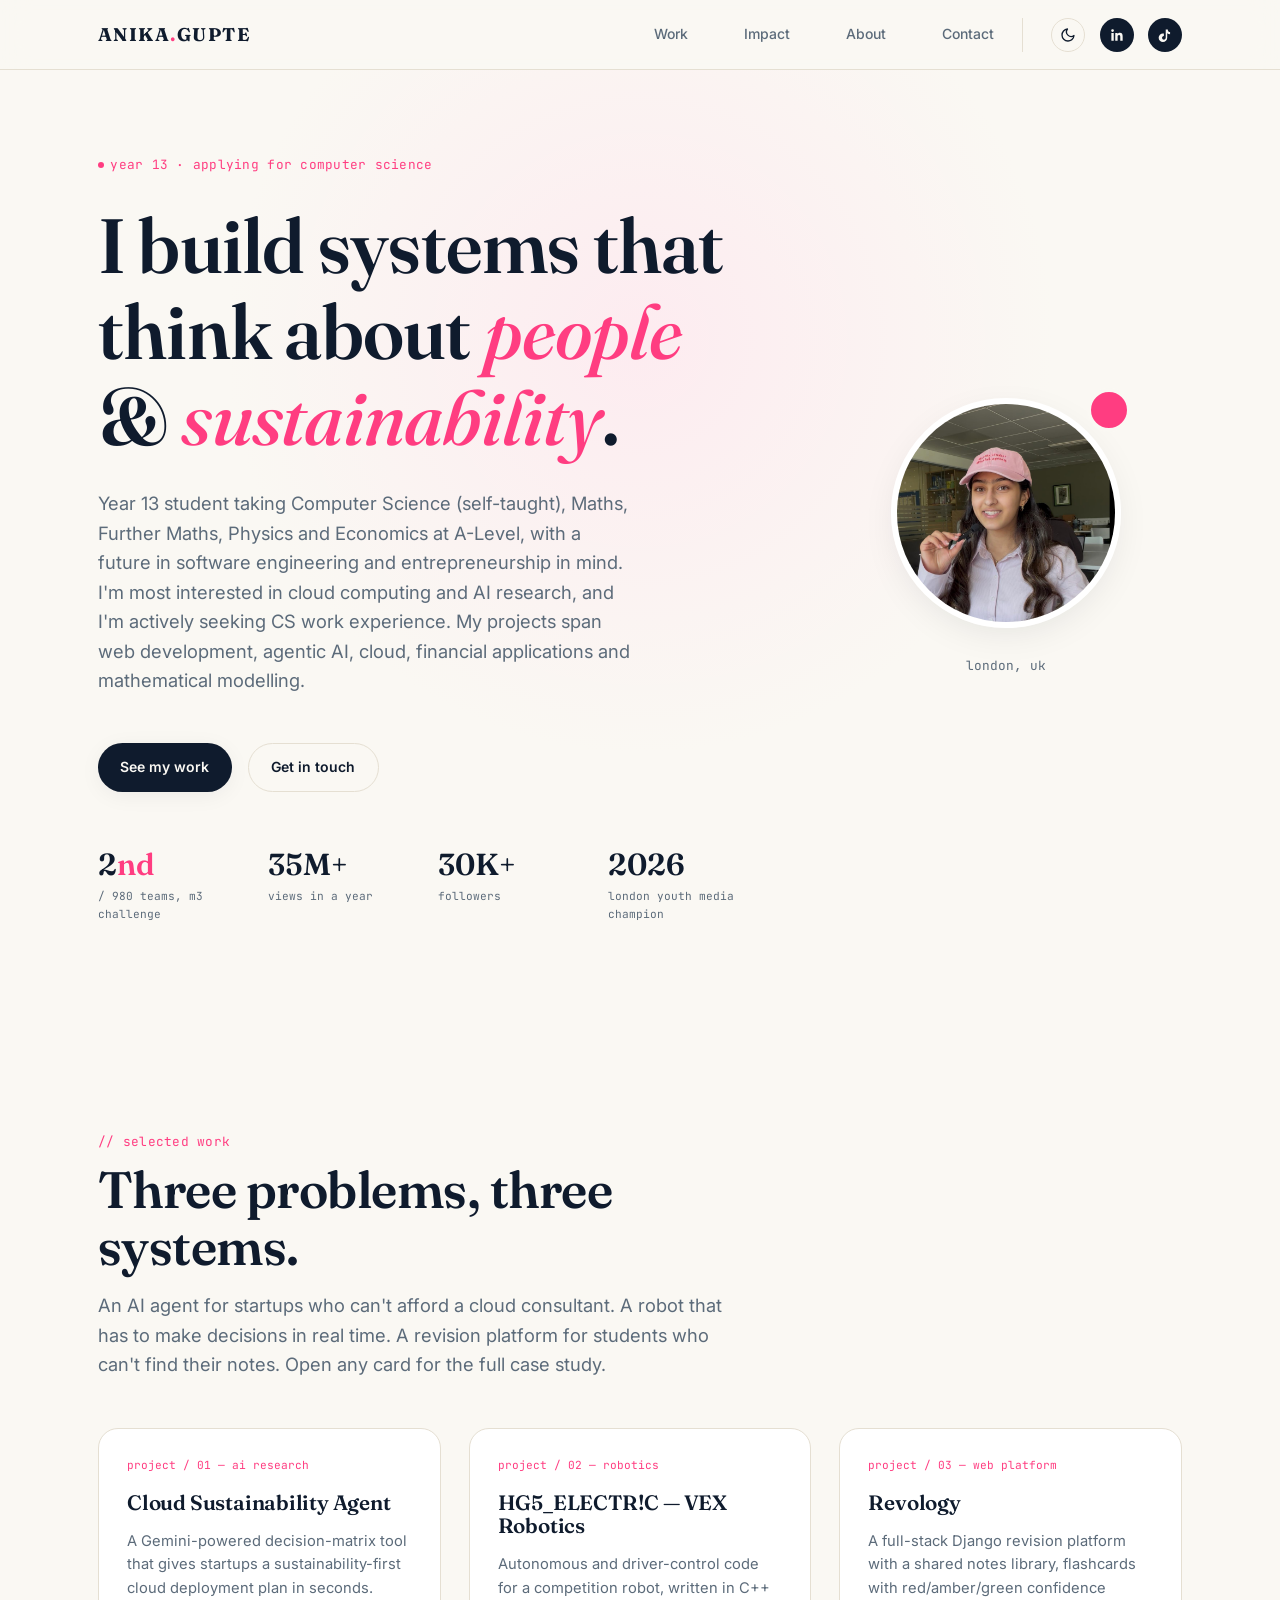
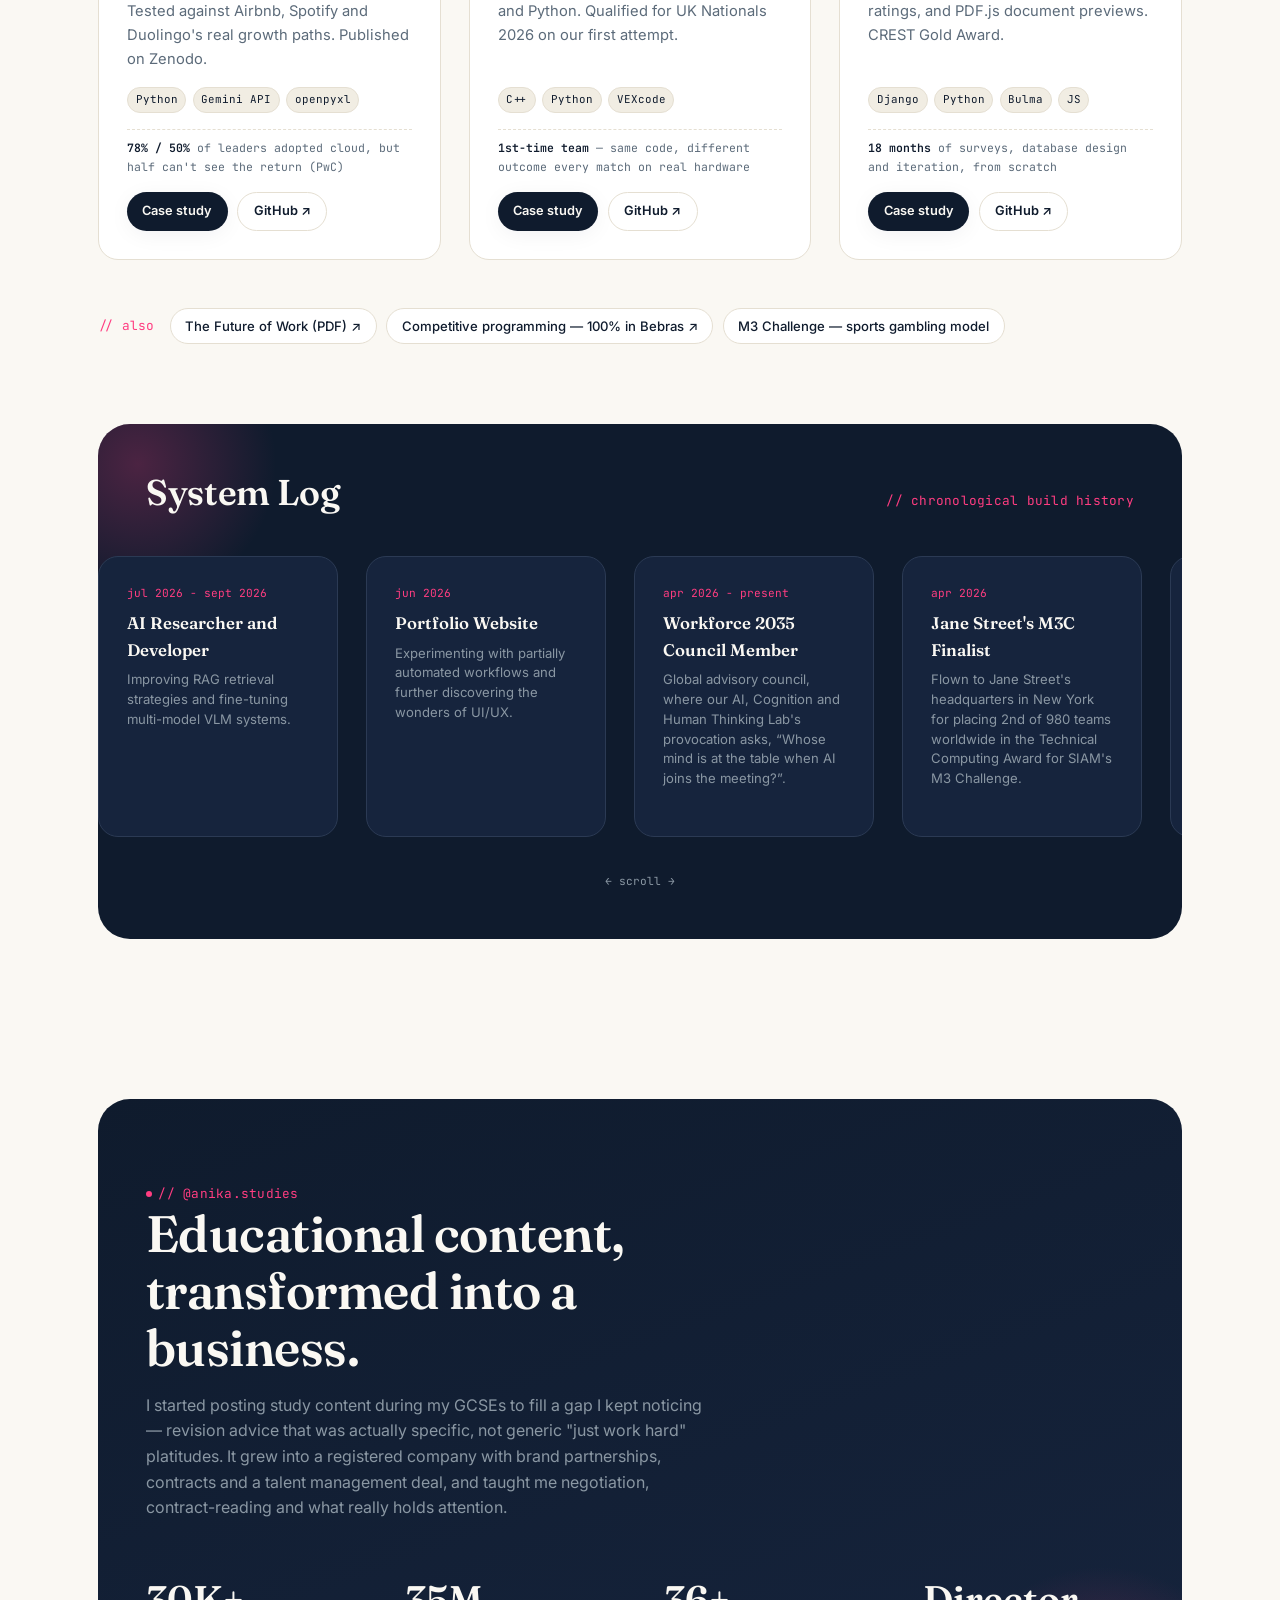
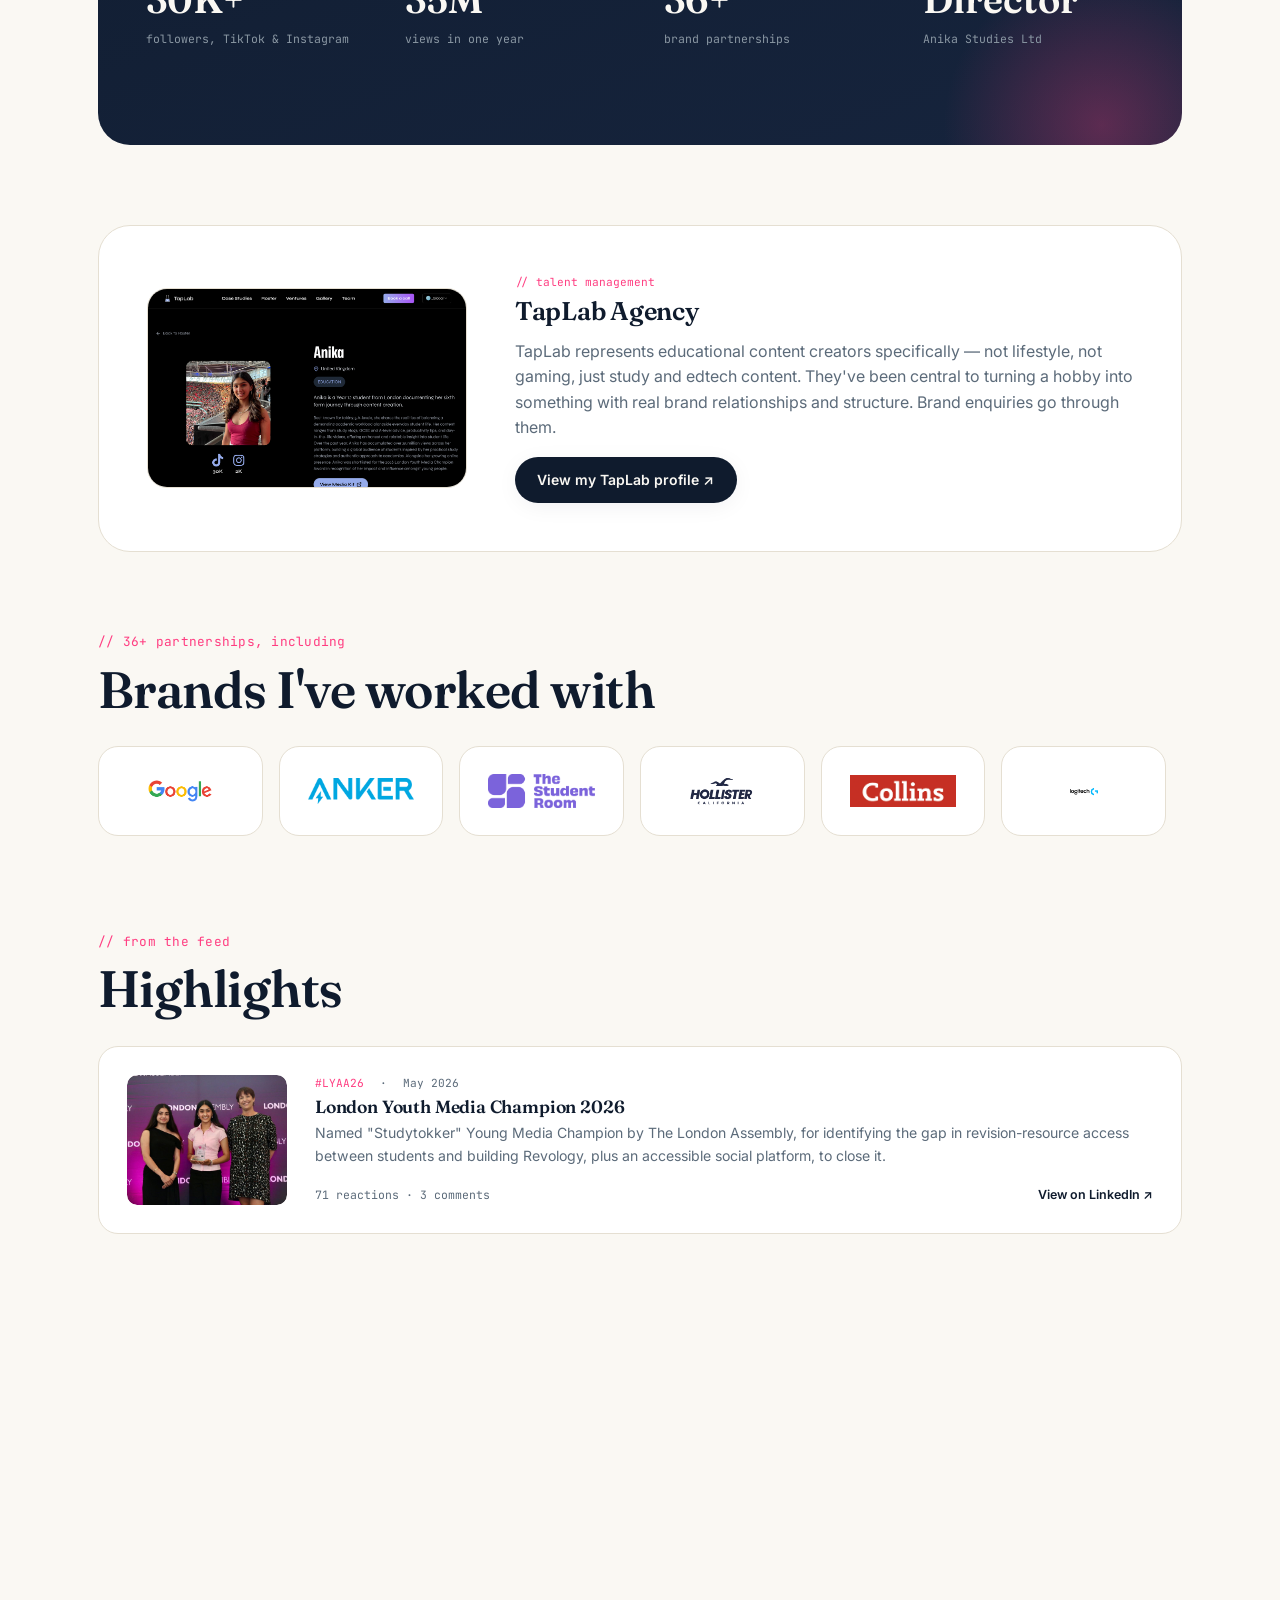
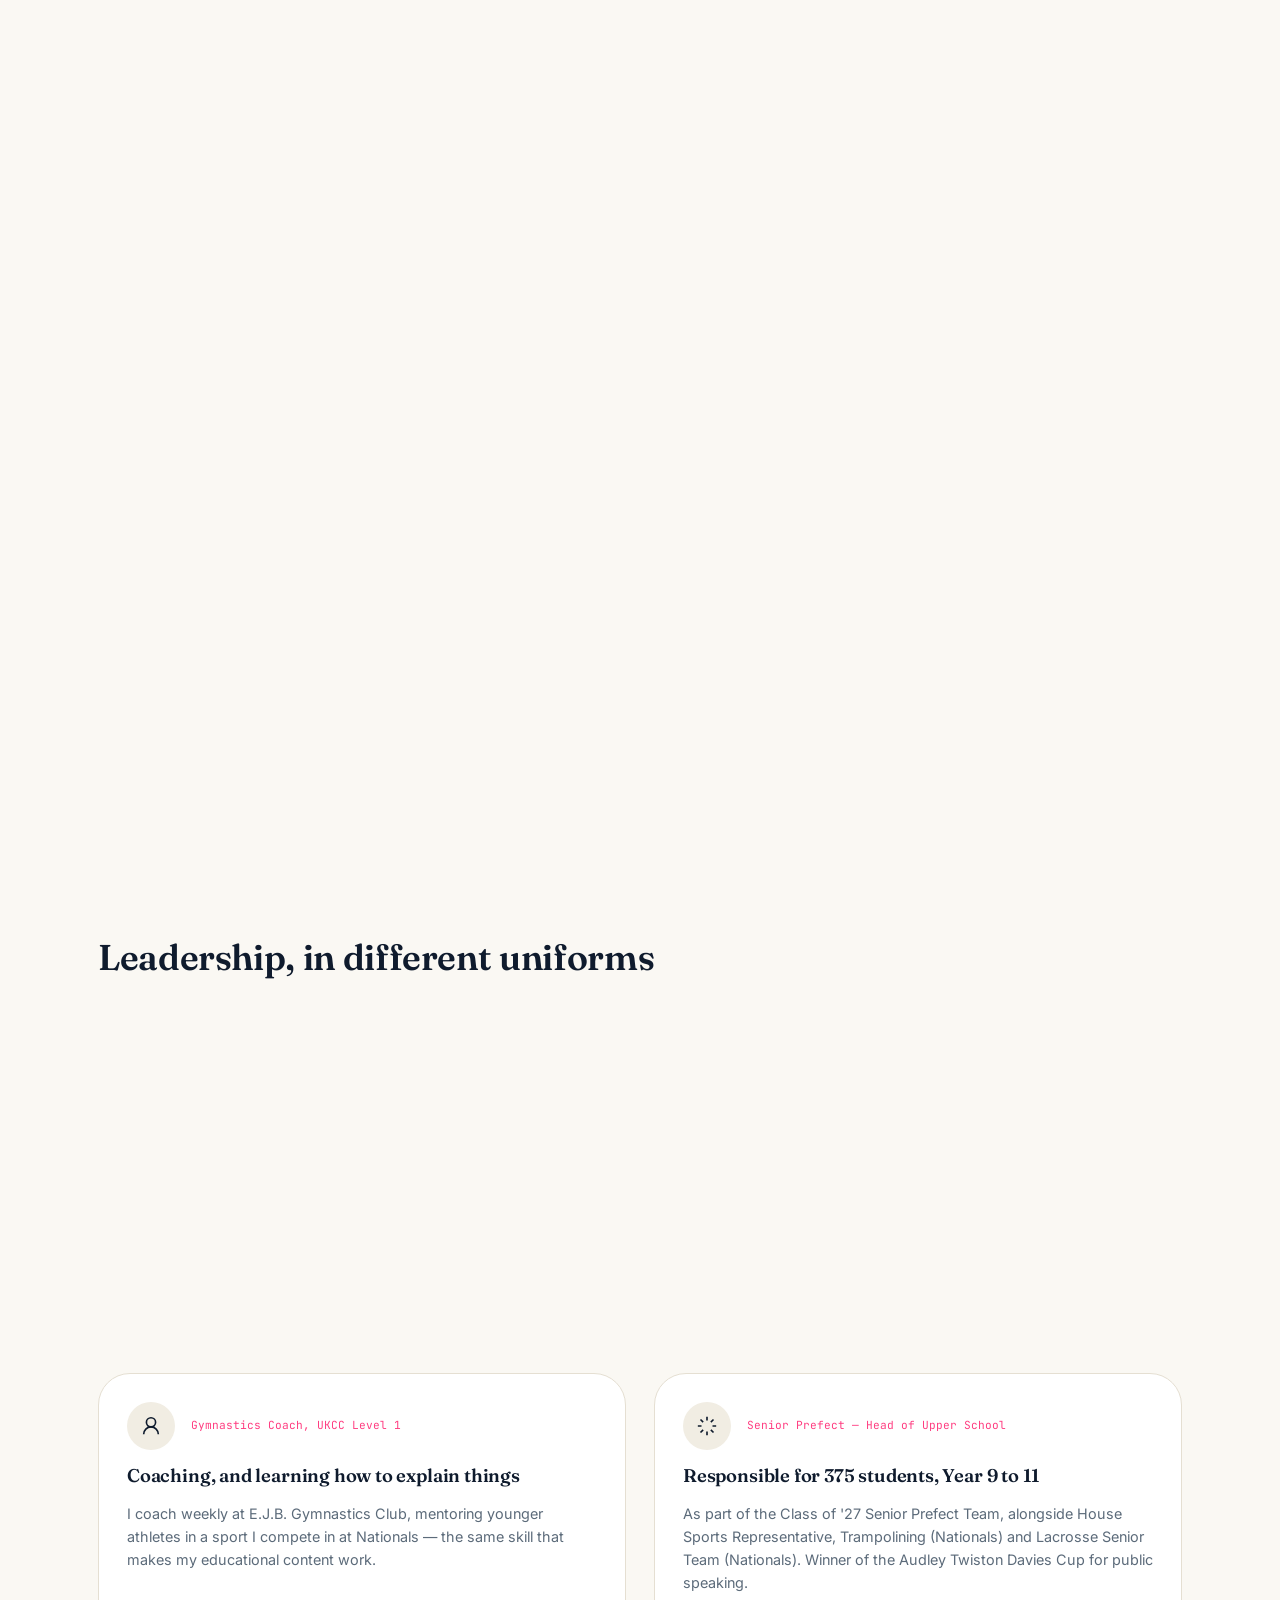
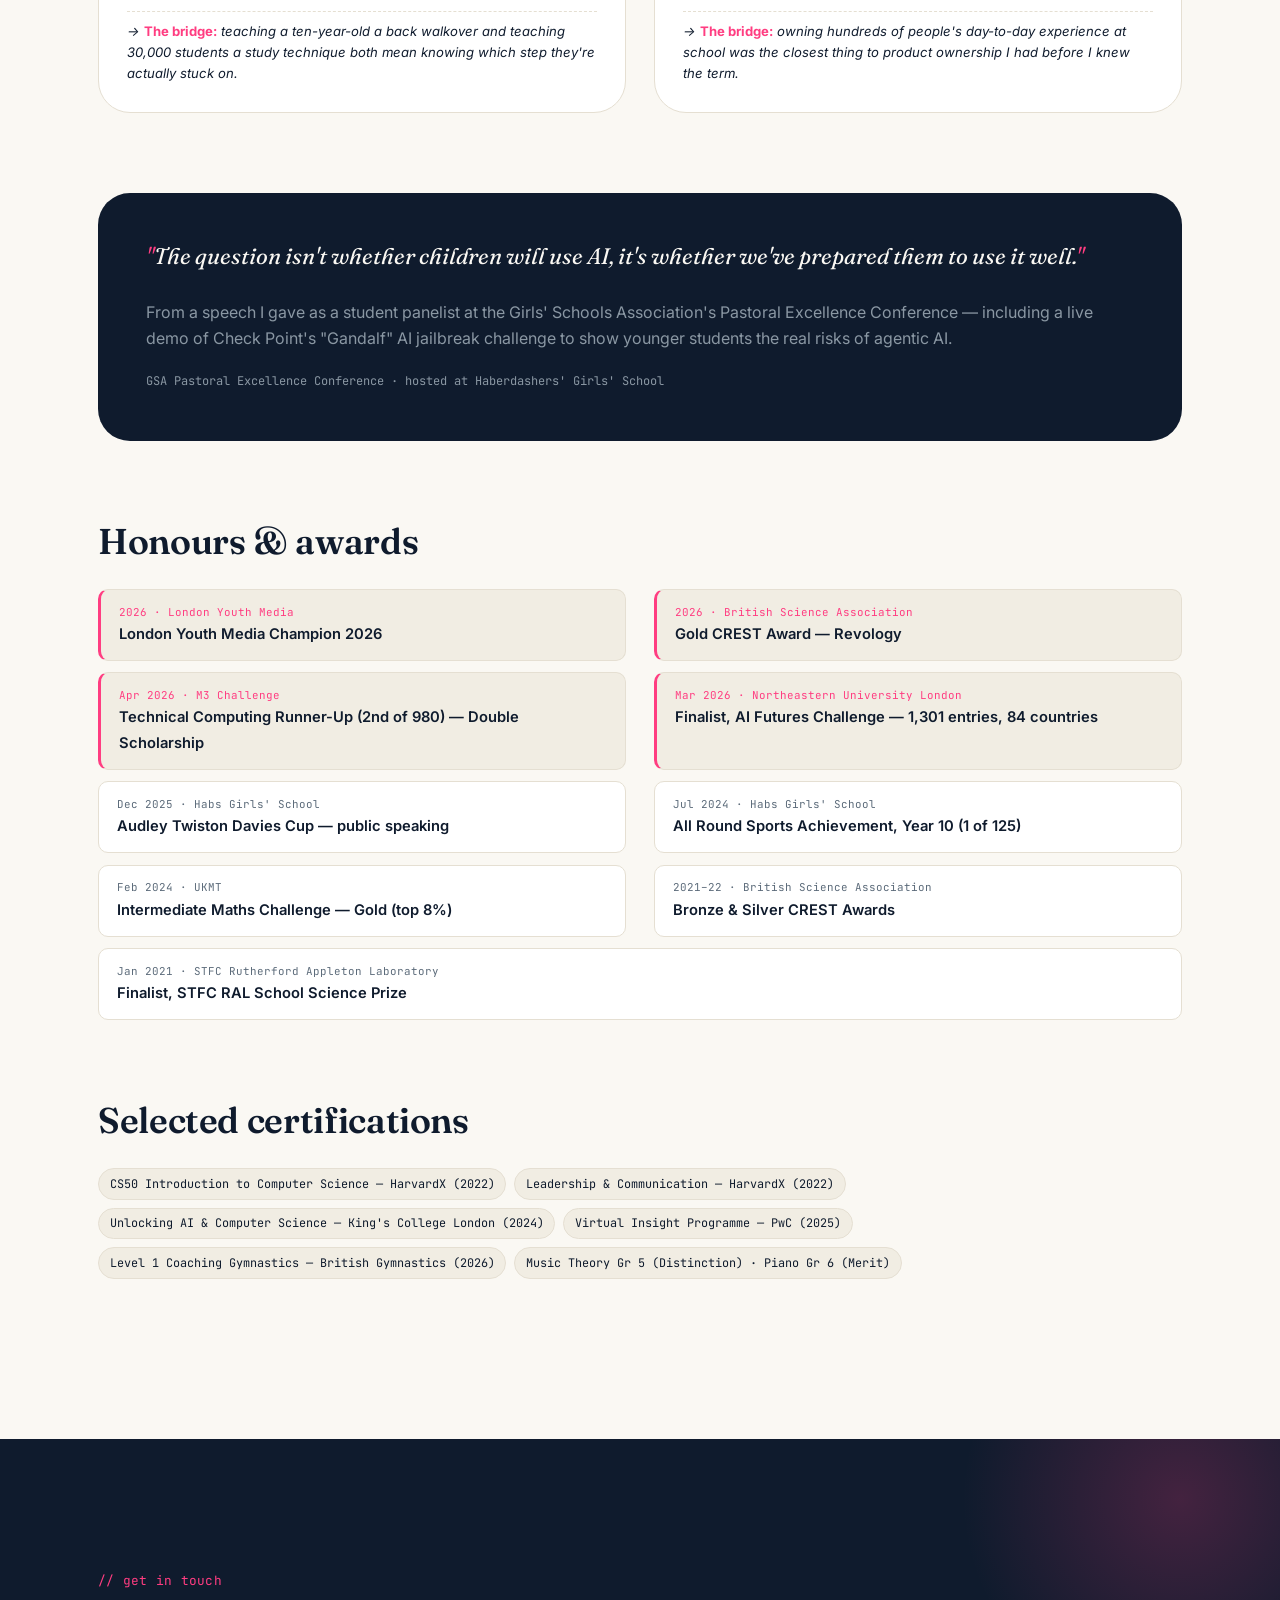
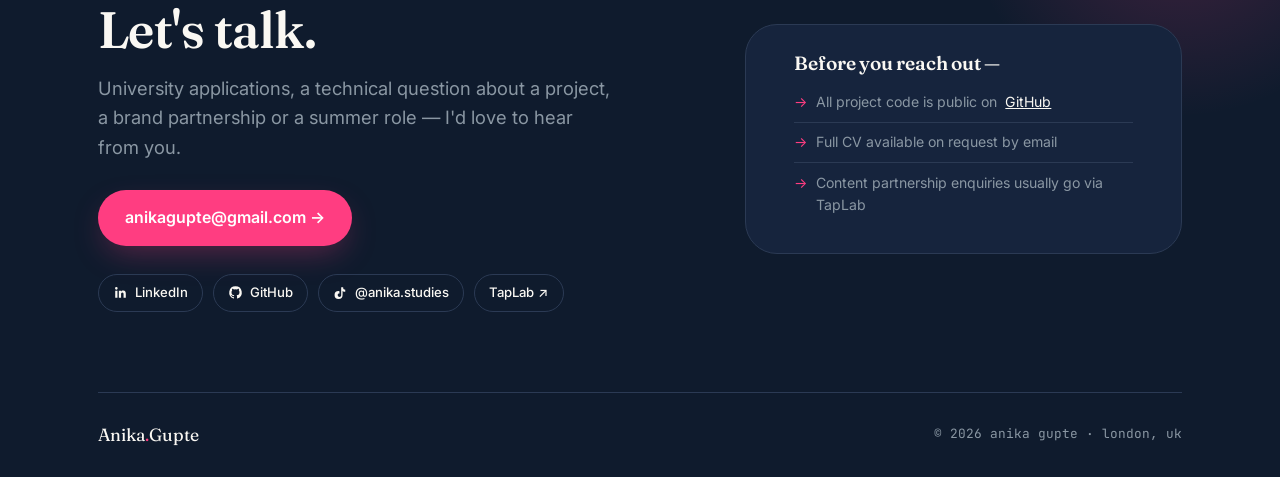
<file: index.html>
<!DOCTYPE html>
<html lang="en">
<head>
<meta charset="UTF-8">
<meta name="viewport" content="width=device-width, initial-scale=1.0">
<title>Anika Gupte — Computer Science Student &amp; Builder</title>
<meta name="description" content="Year 13 computer science student building Revology, an AI cloud sustainability agent, and a 30K-follower educational platform. Based in London.">
<meta property="og:title" content="Anika Gupte — Computer Science Student &amp; Builder">
<meta property="og:description" content="Revology, an AI cloud sustainability agent, a VEX robotics season and a 30K-follower educational platform.">
<meta property="og:type" content="website">
<meta property="og:url" content="https://anikagupte.com">
<meta property="og:image" content="https://anikagupte.com/images/og/home.png">
<meta property="og:image:width" content="1200">
<meta property="og:image:height" content="630">
<meta property="og:image:alt" content="Anika Gupte — portfolio preview card">
<meta name="twitter:card" content="summary_large_image">
<link rel="canonical" href="https://anikagupte.com/">
<!-- build:head-assets -->
<script>document.documentElement.classList.add('js');try{var t=localStorage.getItem('theme');if(t!=='light'&&t!=='dark')t=matchMedia('(prefers-color-scheme: dark)').matches?'dark':'light';document.documentElement.setAttribute('data-theme',t)}catch(e){}</script>
<link rel="preconnect" href="https://fonts.googleapis.com">
<link href="https://fonts.googleapis.com/css2?family=Fraunces:ital,opsz,wght@0,9..144,400;0,9..144,500;0,9..144,600;0,9..144,700;1,9..144,500&family=Inter:wght@400;500;600;700&family=JetBrains+Mono:wght@400;500&display=swap" rel="stylesheet">
<link rel="stylesheet" href="/css/site.css">
<!-- /build:head-assets -->
<script type="application/ld+json">{"@context":"https://schema.org","@type":"Person","name":"Anika Gupte","url":"https://anikagupte.com/","image":"https://anikagupte.com/images/anika-headshot-square.png","description":"Year 13 computer science student building Revology, an AI cloud sustainability agent, and a 30K-follower educational platform.","sameAs":["https://www.linkedin.com/in/anika-gupte/","https://www.tiktok.com/@anika.studies","https://github.com/anikagupte"]}</script>
</head>
<body id="top">

<!-- Icon sprite, referenced by the <use> elements below -->
<!-- build:sprite -->
<svg width="0" height="0" style="position:absolute" aria-hidden="true" focusable="false">
  <symbol id="i-linkedin" viewBox="0 0 24 24"><path d="M20.45 20.45h-3.55v-5.57c0-1.33-.02-3.04-1.85-3.04-1.85 0-2.13 1.45-2.13 2.94v5.67H9.37V9h3.41v1.56h.05c.48-.9 1.64-1.85 3.38-1.85 3.6 0 4.27 2.37 4.27 5.46v6.28zM5.34 7.43a2.06 2.06 0 1 1 0-4.12 2.06 2.06 0 0 1 0 4.12zM7.12 20.45H3.56V9h3.56v11.45z"/></symbol>
  <symbol id="i-tiktok" viewBox="0 0 24 24"><path d="M16.6 5.82a4.28 4.28 0 0 1-.34-1.74V3.6h-3.16v12.6c0 1.55-1.26 2.8-2.8 2.8a2.8 2.8 0 0 1-1.4-5.23 4 4 0 0 1 1.4-.25V9.83a6.6 6.6 0 0 0-1.4-.15 6.42 6.42 0 1 0 6.42 6.42V9.4a7.3 7.3 0 0 0 4.28 1.38V7.6a4.26 4.26 0 0 1-2.4-.78 4.28 4.28 0 0 1-.6-1z"/></symbol>
  <symbol id="i-github" viewBox="0 0 24 24"><path d="M12 2a10 10 0 0 0-3.16 19.5c.5.1.68-.22.68-.48v-1.7c-2.78.6-3.37-1.34-3.37-1.34-.46-1.16-1.11-1.47-1.11-1.47-.91-.62.07-.6.07-.6 1 .07 1.53 1.03 1.53 1.03.89 1.52 2.34 1.08 2.91.83.09-.65.35-1.09.63-1.34-2.22-.25-4.56-1.11-4.56-4.94 0-1.09.39-1.98 1.03-2.68-.1-.25-.45-1.27.1-2.65 0 0 .84-.27 2.75 1.02a9.58 9.58 0 0 1 5 0c1.91-1.3 2.75-1.02 2.75-1.02.55 1.38.2 2.4.1 2.65.64.7 1.03 1.59 1.03 2.68 0 3.84-2.35 4.69-4.58 4.93.36.31.68.92.68 1.85v2.75c0 .27.18.58.69.48A10 10 0 0 0 12 2z"/></symbol>
</svg>
<!-- /build:sprite -->

<a href="#work" class="skip-link">Skip to content</a>

<!-- build:nav prefix="" home="#top" -->
<nav class="navbar" aria-label="Main">
  <div class="navbar__inner">
    <a href="#top" class="navbar__logo">ANIKA<span>.</span>GUPTE</a>
    <button class="navbar__burger" aria-label="Toggle navigation" aria-expanded="false">
      <svg width="18" height="18" viewBox="0 0 18 18" fill="none"><path d="M2 4.5H16M2 9H16M2 13.5H16" stroke="currentColor" stroke-width="1.8" stroke-linecap="round"/></svg>
    </button>
    <div class="navbar__links-wrap">
      <div class="navbar__links">
        <a href="#work">Work</a>
        <a href="#impact">Impact</a>
        <a href="#beyond">About</a>
        <a href="#contact">Contact</a>
      </div>
      <div class="navbar__socials">
        <button class="theme-toggle" type="button" aria-label="Switch to dark mode" aria-pressed="false">
          <svg class="icon-moon" viewBox="0 0 24 24" fill="none" stroke="currentColor" stroke-width="2" stroke-linecap="round" stroke-linejoin="round" aria-hidden="true"><path d="M21 12.8A9 9 0 1 1 11.2 3a7 7 0 0 0 9.8 9.8z"/></svg>
          <svg class="icon-sun" viewBox="0 0 24 24" fill="none" stroke="currentColor" stroke-width="2" stroke-linecap="round" aria-hidden="true"><circle cx="12" cy="12" r="4"/><path d="M12 2v2M12 20v2M4.9 4.9l1.4 1.4M17.7 17.7l1.4 1.4M2 12h2M20 12h2M4.9 19.1l1.4-1.4M17.7 6.3l1.4-1.4"/></svg>
        </button>
        <a href="https://www.linkedin.com/in/anika-gupte/" target="_blank" rel="noopener" aria-label="LinkedIn"><svg fill="currentColor"><use href="#i-linkedin"/></svg></a>
        <a href="https://www.tiktok.com/@anika.studies" target="_blank" rel="noopener" aria-label="TikTok"><svg fill="currentColor"><use href="#i-tiktok"/></svg></a>
      </div>
    </div>
  </div>
</nav>
<!-- /build:nav -->

<main>

<!-- ============ HERO ============ -->
<section class="hero">
  <div class="container hero__inner">
    <div>
      <span class="eyebrow hero__eyebrow">year 13 · applying for computer science</span>
      <h1 class="hero__title">I build systems that think about <em>people</em> &amp; <em>sustainability</em>.</h1>
      <p class="hero__lede">Year 13 student taking Computer Science (self-taught), Maths, Further Maths, Physics and Economics at A-Level, with a future in software engineering and entrepreneurship in mind. I'm most interested in cloud computing and AI research, and I'm actively seeking CS work experience. My projects span web development, agentic AI, cloud, financial applications and mathematical modelling.</p>
      <div class="hero__ctas">
        <a href="#work" class="btn btn--primary">See my work</a>
        <a href="#contact" class="btn btn--ghost">Get in touch</a>
      </div>
      <div class="hero__stats">
        <div>
          <div class="hero__stat-num">2<span style="color:var(--pink)">nd</span></div>
          <div class="hero__stat-label">/ 980 teams, m3 challenge</div>
        </div>
        <div>
          <div class="hero__stat-num">35M+</div>
          <div class="hero__stat-label">views in a year</div>
        </div>
        <div>
          <div class="hero__stat-num">30K+</div>
          <div class="hero__stat-label">followers</div>
        </div>
        <div>
          <div class="hero__stat-num">2026</div>
          <div class="hero__stat-label">london youth media champion</div>
        </div>
      </div>
    </div>
    <div class="hero__portrait-wrap">
      <div class="hero__portrait">
        <img src="images/anika-headshot-square.png" alt="Anika Gupte" width="230" height="230">
      </div>
      <span class="hero__portrait-caption">london, uk</span>
    </div>
  </div>
</section>

<!-- ============ WORK ============ -->
<section class="container section--tight" id="work">
  <div class="section-head">
    <span class="mono-label">// selected work</span>
    <h2>Three problems, three systems.</h2>
    <p>An AI agent for startups who can't afford a cloud consultant. A robot that has to make decisions in real time. A revision platform for students who can't find their notes. Open any card for the full case study.</p>
  </div>

  <div class="proj-grid" data-stagger>
    <article class="proj-card reveal">
      <span class="proj-card__tag">project / 01 — ai research</span>
      <h3 class="proj-card__title">Cloud Sustainability Agent</h3>
      <p class="proj-card__desc">A Gemini-powered decision-matrix tool that gives startups a sustainability-first cloud deployment plan in seconds. Tested against Airbnb, Spotify and Duolingo's real growth paths. Published on Zenodo.</p>
      <div class="proj-card__stack"><span class="chip">Python</span><span class="chip">Gemini API</span><span class="chip">openpyxl</span></div>
      <p class="proj-card__highlight"><strong>78% / 50%</strong> of leaders adopted cloud, but half can't see the return (PwC)</p>
      <div class="proj-card__actions">
        <a href="projects/cloud-sustainability.html" class="btn btn--primary">Case study</a>
        <a href="https://github.com/anikagupte/cloud-deployment-agent" target="_blank" rel="noopener" class="btn btn--ghost">GitHub ↗</a>
      </div>
    </article>

    <article class="proj-card reveal">
      <span class="proj-card__tag">project / 02 — robotics</span>
      <h3 class="proj-card__title">HG5_ELECTR!C — VEX Robotics</h3>
      <p class="proj-card__desc">Autonomous and driver-control code for a competition robot, written in C++ and Python. Qualified for UK Nationals 2026 on our first attempt.</p>
      <div class="proj-card__stack"><span class="chip">C++</span><span class="chip">Python</span><span class="chip">VEXcode</span></div>
      <p class="proj-card__highlight"><strong>1st-time team</strong> — same code, different outcome every match on real hardware</p>
      <div class="proj-card__actions">
        <a href="projects/vex-robotics.html" class="btn btn--primary">Case study</a>
        <a href="https://github.com/anikagupte/HG5_ELECTRIC" target="_blank" rel="noopener" class="btn btn--ghost">GitHub ↗</a>
      </div>
    </article>

    <article class="proj-card reveal">
      <span class="proj-card__tag">project / 03 — web platform</span>
      <h3 class="proj-card__title">Revology</h3>
      <p class="proj-card__desc">A full-stack Django revision platform with a shared notes library, flashcards with red/amber/green confidence ratings, and PDF.js document previews. CREST Gold Award.</p>
      <div class="proj-card__stack"><span class="chip">Django</span><span class="chip">Python</span><span class="chip">Bulma</span><span class="chip">JS</span></div>
      <p class="proj-card__highlight"><strong>18 months</strong> of surveys, database design and iteration, from scratch</p>
      <div class="proj-card__actions">
        <a href="projects/revology.html" class="btn btn--primary">Case study</a>
        <a href="https://github.com/anikagupte/revology" target="_blank" rel="noopener" class="btn btn--ghost">GitHub ↗</a>
      </div>
    </article>
  </div>

  <div class="also-row">
    <span class="also-row__label">// also</span>
    <a href="docs/future-of-work.pdf" target="_blank" rel="noopener">The Future of Work (PDF) ↗</a>
    <a href="https://github.com/anikagupte/competitive-programming" target="_blank" rel="noopener">Competitive programming — 100% in Bebras ↗</a>
    <a href="#m3">M3 Challenge — sports gambling model</a>
  </div>

  <!-- System Log (signature timeline) -->
  <div class="syslog reveal">
    <div class="syslog__head">
      <h2>System Log</h2>
      <span class="mono-label">// chronological build history</span>
    </div>
    <div class="syslog__track-wrap">
      <div class="syslog__track" tabindex="0" aria-label="Build history, scrolls sideways">
        <div class="syslog__node"><span class="syslog__node-date">jul 2026 - sept 2026</span><div class="syslog__node-title">AI Researcher and Developer</div><p class="syslog__node-desc">Improving RAG retrieval strategies and fine-tuning multi-model VLM systems.</p></div>
        <div class="syslog__node"><span class="syslog__node-date">jun 2026</span><div class="syslog__node-title">Portfolio Website</div><p class="syslog__node-desc">Experimenting with partially automated workflows and further discovering the wonders of UI/UX.</p></div>
        <div class="syslog__node"><span class="syslog__node-date">apr 2026 - present</span><div class="syslog__node-title">Workforce 2035 Council Member</div><p class="syslog__node-desc">Global advisory council, where our AI, Cognition and Human Thinking Lab's provocation asks, “Whose mind is at the table when AI joins the meeting?”.</p></div>
        <div class="syslog__node"><span class="syslog__node-date">apr 2026</span><div class="syslog__node-title">Jane Street's M3C Finalist</div><p class="syslog__node-desc">Flown to Jane Street's headquarters in New York for placing 2nd of 980 teams worldwide in the Technical Computing Award for SIAM's M3 Challenge.</p></div>
        <div class="syslog__node"><span class="syslog__node-date">mar 2026</span><div class="syslog__node-title">U18 VEX Robotics Nationals</div><p class="syslog__node-desc">As a programmer in C++, our team reached Nationals through our use of creative programming, including a tank-drive steering system and match-versatility features.</p></div>
        <div class="syslog__node"><span class="syslog__node-date">dec 2025 – feb 2026</span><div class="syslog__node-title">Leaf DDAI Fellowship</div><p class="syslog__node-desc">Selected as a finalist (top ~10%) for Leaf's Dilemmas and Dangers in AI course — five weeks ranging from neural networks and mechanistic interpretability to AI misalignment issues such as specification gaming.</p></div>
        <div class="syslog__node"><span class="syslog__node-date">nov 2025 - jun 2026</span><div class="syslog__node-title">Extended Research: Using AI to improve cloud sustainability</div><p class="syslog__node-desc">Built a Gemini-powered decision-matrix agent for sustainable cloud deployment — formally published on Zenodo.</p></div>
        <div class="syslog__node"><span class="syslog__node-date">jun – jul 2025</span><div class="syslog__node-title">MBDA SWE placement</div><p class="syslog__node-desc">Developed the circuitry and embedded control system software for a model missile using a Raspberry Pi.</p></div>
        <div class="syslog__node"><span class="syslog__node-date">jun – jul 2025</span><div class="syslog__node-title">STFC DevOps placement</div><p class="syslog__node-desc">Created an exporter handling pull request metrics in Python for the Scientific Computing department.</p></div>
        <div class="syslog__node"><span class="syslog__node-date">jan 2025 - jun 2026</span><div class="syslog__node-title">Revology: The Ideal Revision Website</div><p class="syslog__node-desc">Created a Django-based edtech platform — combining student surveys and web development to create the ultimate revision resource.</p></div>
        <div class="syslog__node"><span class="syslog__node-date">jul 2022</span><div class="syslog__node-title">Silver CREST Award</div><p class="syslog__node-desc">Programmed a scientific calculator website using JavaScript, HTML and CSS.</p></div>
        <div class="syslog__node"><span class="syslog__node-date">jul 2022</span><div class="syslog__node-title">Harvard University CS50x</div><p class="syslog__node-desc">Completed Harvard University's Introduction to Computer Science at only 13 — first real exposure to algorithmic thinking, primarily using C++.</p></div>
        <div class="syslog__node"><span class="syslog__node-date">apr 2021</span><div class="syslog__node-title">Bronze CREST Award</div><p class="syslog__node-desc">Designed and created a model for the ideal game controller for a Nintendo Switch.</p></div>   
      </div>
    </div>
    <p class="syslog__hint">← scroll →</p>
  </div>
</section>

<!-- ============ IMPACT ============ -->
<section class="container section--tight" id="impact">
  <div class="impact-stack">

    <div class="content-hero reveal">
      <span class="eyebrow" style="color:var(--pink);">// @anika.studies</span>
      <h2>Educational content, transformed into a business.</h2>
      <p>I started posting study content during my GCSEs to fill a gap I kept noticing — revision advice that was actually specific, not generic "just work hard" platitudes. It grew into a registered company with brand partnerships, contracts and a talent management deal, and taught me negotiation, contract-reading and what really holds attention.</p>
      <div class="content-hero__stats">
        <div class="content-hero__stat"><div class="content-hero__stat-num">30K+</div><div class="content-hero__stat-label">followers, TikTok &amp; Instagram</div></div>
        <div class="content-hero__stat"><div class="content-hero__stat-num">35M</div><div class="content-hero__stat-label">views in one year</div></div>
        <div class="content-hero__stat"><div class="content-hero__stat-num">36+</div><div class="content-hero__stat-label">brand partnerships</div></div>
        <div class="content-hero__stat"><div class="content-hero__stat-num">Director</div><div class="content-hero__stat-label">Anika Studies Ltd</div></div>
      </div>
    </div>

    <div class="taplab-card reveal">
      <div class="taplab-card__preview">
        <img src="images/anika@taplab.png" alt="Anika's TapLab profile page" class="taplab-card__preview-img" loading="lazy">
      </div>
      <div class="taplab-card__body">
        <span class="taplab-card__label">// talent management</span>
        <h3>TapLab Agency</h3>
        <p>TapLab represents educational content creators specifically — not lifestyle, not gaming, just study and edtech content. They've been central to turning a hobby into something with real brand relationships and structure. Brand enquiries go through them.</p>
        <a href="https://www.taplab.agency/roster/anika" target="_blank" rel="noopener" class="btn btn--primary" style="margin-top:var(--space-s)">View my TapLab profile ↗</a>
      </div>
    </div>

    <div>
      <div class="section-head impact-sub">
        <span class="mono-label">// 36+ partnerships, including</span>
        <h2>Brands I've worked with</h2>
      </div>
      <div class="brand-grid reveal" data-stagger>
        <div class="brand-tile"><img src="images/logos/google.png" alt="Google" loading="lazy"></div>
        <div class="brand-tile"><img src="images/logos/anker.png" alt="Anker" loading="lazy"></div>
        <div class="brand-tile"><img src="images/logos/thestudentroom.png" alt="The Student Room" loading="lazy"></div>
        <div class="brand-tile"><img src="images/logos/hollister.png" alt="Hollister" loading="lazy"></div>
        <div class="brand-tile"><img src="images/logos/collins.png" alt="Collins" loading="lazy"></div>
        <div class="brand-tile"><img src="images/logos/logitech.png" alt="Logitech" loading="lazy"></div>
      </div>
    </div>

    <div>
      <div class="section-head impact-sub">
        <span class="mono-label">// from the feed</span>
        <h2>Highlights</h2>
      </div>
      <div class="post-feed" data-stagger>
        <article class="post-card reveal">
          <div class="post-card__media"><img src="images/blogs/lyaa.jpeg" alt="London Youth Media Champion 2026" loading="lazy"></div>
          <div class="post-card__body">
            <div class="post-card__meta"><span class="pink">#LYAA26</span><span>·</span><span>May 2026</span></div>
            <h3 class="post-card__title">London Youth Media Champion 2026</h3>
            <p class="post-card__desc">Named "Studytokker" Young Media Champion by The London Assembly, for identifying the gap in revision-resource access between students and building Revology, plus an accessible social platform, to close it.</p>
            <div class="post-card__footer"><span class="post-card__stats">71 reactions · 3 comments</span><a href="https://lnkd.in/p/e27dFmNP" target="_blank" rel="noopener" class="post-card__linkedin">View on LinkedIn ↗</a></div>
          </div>
        </article>
        <article class="post-card reveal">
          <div class="post-card__media"><img src="images/blogs/m3.jpeg" alt="M3 Challenge team photo" loading="lazy"></div>
          <div class="post-card__body">
            <div class="post-card__meta"><span class="pink">#M3Challenge</span><span>·</span><span>Apr 2026</span></div>
            <h3 class="post-card__title">This time last week, I stood in Jane Street.</h3>
            <p class="post-card__desc">My team was flown from London to Jane Street's NYC headquarters for the M3 MathWorks Math Modeling Challenge. We tackled online sports gambling in 14 hours — regression models, a GUI in Python and MATLAB — and placed 2nd of 980 teams for Technical Computing.</p>
            <div class="post-card__footer"><span class="post-card__stats">Team: Haberdashers' Elstree Schools</span><a href="https://www.linkedin.com/posts/anika-gupte_m3challenge-janestreet-technicalcomputing-activity-7456995253804290048-earm" target="_blank" rel="noopener" class="post-card__linkedin">View on LinkedIn ↗</a></div>
          </div>
        </article>
        <article class="post-card reveal">
          <div class="post-card__media"><img src="images/blogs/vex.jpeg" alt="VEX Nationals team photo" loading="lazy"></div>
          <div class="post-card__body">
            <div class="post-card__meta"><span class="pink">#VEXRobotics</span><span>·</span><span>Mar 2026</span></div>
            <h3 class="post-card__title">There aren't many LinkedIn posts about failure. So here's one.</h3>
            <p class="post-card__desc">As a first-time team, qualifying for UK Nationals already felt like a win. We didn't make Worlds — batteries, match replays, bad luck — but the real takeaway was about hardware unpredictability and what "robust code" actually means once it leaves a simulator.</p>
            <div class="post-card__footer"><span class="post-card__stats">102 reactions · 4,078 impressions</span><a href="https://www.linkedin.com/posts/anika-gupte_vexrobotics-robotics-computerscience-activity-7435713079843373057-3S5J" target="_blank" rel="noopener" class="post-card__linkedin">View on LinkedIn ↗</a></div>
          </div>
        </article>
      </div>
    </div>

  </div>
</section>

<!-- ============ ABOUT ============ -->
<section class="container section--tight" id="beyond">
  <div class="about-hero reveal">
    <div class="about-hero__text">
      <span class="eyebrow">// about</span>
      <h2 class="subhead" style="margin-top:var(--space-xs)">Logical thinking in different scenarios.</h2>
      <p>Outside academics I'm a student athlete who has competed at Nationals in three sports, Head of MUN Club at school, and Secretary General of HabsMUN 2027 — an international conference expecting 500+ students. The educational content I create ties it all together.</p>
    </div>
    <div class="about-hero__sidebar">
      <dl class="fact-list">
        <dt>school</dt><dd>Haberdashers' Girls' School</dd>
        <dt>studying</dt><dd>A-Levels — Maths, Further Maths, Physics, Economics, Computer Science (self-taught)</dd>
        <dt>based in</dt><dd>London, UK</dd>
      </dl>
    </div>
  </div>

  <!-- M3 -->
  <div class="m3-block reveal" id="m3" style="margin-top:var(--space-xl)">
    <div class="m3-block__media"><img src="images/blogs/m3.jpeg" alt="M3 Challenge team photo" loading="lazy"></div>
    <div class="m3-block__body">
      <span class="mono-label">// competition mathematics</span>
      <h3 style="font-size:var(--fs-display-m);margin:0.2em 0 0.4em">2nd of 980 teams, Jane Street, NYC</h3>
      <p>In February our team had 14 hours to complete SIAM's M3 Challenge. Modelling online sports gambling through exponential stake escalation and loss-chasing predictions, we placed 2nd of 980 worldwide for Technical Computing, with a trip to Jane Street to present our work.</p>
    </div>
  </div>

  <!-- Leadership -->
  <h3 class="subhead">Leadership, in different uniforms</h3>
  <div class="bridge-list" data-stagger>
    <article class="bridge-card reveal">
      <div class="bridge-card__top">
        <div class="bridge-card__icon"><svg viewBox="0 0 24 24" fill="none" stroke="currentColor" stroke-width="1.8"><path d="M17 21v-2a4 4 0 0 0-4-4H5a4 4 0 0 0-4 4v2"/><circle cx="9" cy="7" r="4"/><path d="M23 21v-2a4 4 0 0 0-3-3.87"/><path d="M16 3.13a4 4 0 0 1 0 7.75"/></svg></div>
        <span class="bridge-card__role">Secretary General, HabsMUN 2027</span>
      </div>
      <h3>Running a 500+ delegate conference</h3>
      <p>I lead planning of a three-day international conference, after chairing my school's MUN club and becoming the youngest student selected to chair a 40-delegate room at HabsMUN 2025. AI regulation is this year's Crisis Committee topic.</p>
      <p class="bridge">→ <strong>The bridge:</strong> coordinating 500 people is coordinating a distributed system — clear protocols, graceful failure, edge cases thought through in advance.</p>
    </article>
    <article class="bridge-card reveal">
      <div class="bridge-card__top">
        <div class="bridge-card__icon"><svg viewBox="0 0 24 24" fill="none" stroke="currentColor" stroke-width="1.8"><path d="M12 2l9 4.5v9L12 22l-9-6.5v-9z"/><path d="M12 22V11"/><path d="M21 6.5L12 11 3 6.5"/></svg></div>
        <span class="bridge-card__role">RAF Cadet — Flight Sergeant</span>
      </div>
      <h3>Cyber team to 1st place, Royal Air Squadron Trophy</h3>
      <p>As a Combined Cadet Force cadet since 2023, I led our 14-cadet squad's cyber team to first place defending a simulated RAF Air Cadets portal against a live hacking attempt — 3rd overall and through to the UK Nationals Finals.</p>
      <p class="bridge">→ <strong>The bridge:</strong> the simulation made me think hard about what the same attack would mean against the real MoD — which is why cybersecurity feels concrete, not abstract.</p>
    </article>
    <article class="bridge-card reveal">
      <div class="bridge-card__top">
        <div class="bridge-card__icon"><svg viewBox="0 0 24 24" fill="none" stroke="currentColor" stroke-width="1.8"><circle cx="12" cy="8" r="5"/><path d="M20 21a8 8 0 1 0-16 0"/></svg></div>
        <span class="bridge-card__role">Gymnastics Coach, UKCC Level 1</span>
      </div>
      <h3>Coaching, and learning how to explain things</h3>
      <p>I coach weekly at E.J.B. Gymnastics Club, mentoring younger athletes in a sport I compete in at Nationals — the same skill that makes my educational content work.</p>
      <p class="bridge">→ <strong>The bridge:</strong> teaching a ten-year-old a back walkover and teaching 30,000 students a study technique both mean knowing which step they're actually stuck on.</p>
    </article>
    <article class="bridge-card reveal">
      <div class="bridge-card__top">
        <div class="bridge-card__icon"><svg viewBox="0 0 24 24" fill="none" stroke="currentColor" stroke-width="1.8"><path d="M12 2v4M12 18v4M4.9 4.9l2.9 2.9M16.2 16.2l2.9 2.9M2 12h4M18 12h4M4.9 19.1l2.9-2.9M16.2 7.8l2.9-2.9"/></svg></div>
        <span class="bridge-card__role">Senior Prefect — Head of Upper School</span>
      </div>
      <h3>Responsible for 375 students, Year 9 to 11</h3>
      <p>As part of the Class of '27 Senior Prefect Team, alongside House Sports Representative, Trampolining (Nationals) and Lacrosse Senior Team (Nationals). Winner of the Audley Twiston Davies Cup for public speaking.</p>
      <p class="bridge">→ <strong>The bridge:</strong> owning hundreds of people's day-to-day experience at school was the closest thing to product ownership I had before I knew the term.</p>
    </article>
  </div>

  <!-- Speech -->
  <div class="speech-block reveal" style="margin-top:var(--space-xl)">
    <div class="speech-block__quote">The question isn't whether children will use AI, it's whether we've prepared them to use it well.</div>
    <p>From a speech I gave as a student panelist at the Girls' Schools Association's Pastoral Excellence Conference — including a live demo of Check Point's "Gandalf" AI jailbreak challenge to show younger students the real risks of agentic AI.</p>
    <span class="speech-block__meta">GSA Pastoral Excellence Conference · hosted at Haberdashers' Girls' School</span>
  </div>

  <!-- Awards -->
  <h3 class="subhead">Honours &amp; awards</h3>
  <div class="awards-list reveal">
    <div class="award-row award-row--featured"><span class="award-row__date">2026 · London Youth Media</span><span class="award-row__title">London Youth Media Champion 2026</span></div>
    <div class="award-row award-row--featured"><span class="award-row__date">2026 · British Science Association</span><span class="award-row__title">Gold CREST Award — Revology</span></div>
    <div class="award-row award-row--featured"><span class="award-row__date">Apr 2026 · M3 Challenge</span><span class="award-row__title">Technical Computing Runner-Up (2nd of 980) — Double Scholarship</span></div>
    <div class="award-row award-row--featured"><span class="award-row__date">Mar 2026 · Northeastern University London</span><span class="award-row__title">Finalist, AI Futures Challenge — 1,301 entries, 84 countries</span></div>
    <div class="award-row"><span class="award-row__date">Dec 2025 · Habs Girls' School</span><span class="award-row__title">Audley Twiston Davies Cup — public speaking</span></div>
    <div class="award-row"><span class="award-row__date">Jul 2024 · Habs Girls' School</span><span class="award-row__title">All Round Sports Achievement, Year 10 (1 of 125)</span></div>
    <div class="award-row"><span class="award-row__date">Feb 2024 · UKMT</span><span class="award-row__title">Intermediate Maths Challenge — Gold (top 8%)</span></div>
    <div class="award-row"><span class="award-row__date">2021–22 · British Science Association</span><span class="award-row__title">Bronze &amp; Silver CREST Awards</span></div>
    <div class="award-row"><span class="award-row__date">Jan 2021 · STFC Rutherford Appleton Laboratory</span><span class="award-row__title">Finalist, STFC RAL School Science Prize</span></div>
  </div>

  <!-- Certifications -->
  <h3 class="subhead">Selected certifications</h3>
  <div class="cert-chips">
    <span class="chip">CS50 Introduction to Computer Science — HarvardX (2022)</span>
    <span class="chip">Leadership &amp; Communication — HarvardX (2022)</span>
    <span class="chip">Unlocking AI &amp; Computer Science — King's College London (2024)</span>
    <span class="chip">Virtual Insight Programme — PwC (2025)</span>
    <span class="chip">Level 1 Coaching Gymnastics — British Gymnastics (2026)</span>
    <span class="chip">Music Theory Gr 5 (Distinction) · Piano Gr 6 (Merit)</span>
  </div>
</section>

</main>

<!-- ============ CONTACT + FOOTER ============ -->
<section class="contact-band" id="contact">
  <div class="container">
    <div class="contact-band__inner">
      <div class="contact-band__main">
        <span class="mono-label">// get in touch</span>
        <h2>Let's talk.</h2>
        <p>University applications, a technical question about a project, a brand partnership or a summer role — I'd love to hear from you.</p>
        <a href="mailto:anikagupte@gmail.com" class="contact-band__email">anikagupte@gmail.com →</a>
        <div class="contact-links">
          <a href="https://www.linkedin.com/in/anika-gupte/" target="_blank" rel="noopener"><svg fill="currentColor"><use href="#i-linkedin"/></svg>LinkedIn</a>
          <a href="https://github.com/anikagupte" target="_blank" rel="noopener"><svg fill="currentColor"><use href="#i-github"/></svg>GitHub</a>
          <a href="https://www.tiktok.com/@anika.studies" target="_blank" rel="noopener"><svg fill="currentColor"><use href="#i-tiktok"/></svg>@anika.studies</a>
          <a href="https://www.taplab.agency/roster/anika" target="_blank" rel="noopener">TapLab ↗</a>
        </div>
      </div>
      <div class="contact-band__side">
        <div class="contact-notes">
          <h3>Before you reach out —</h3>
          <ul>
            <li>All project code is public on <a href="https://github.com/anikagupte" target="_blank" rel="noopener">GitHub</a></li>
            <li>Full CV available on request by email</li>
            <li>Content partnership enquiries usually go via TapLab</li>
          </ul>
        </div>
      </div>
    </div>
    <div class="contact-band__bottom">
      <span class="footer-brand">Anika<span>.</span>Gupte</span>
      <span>&copy; 2026 anika gupte · london, uk</span>
    </div>
  </div>
</section>

<script src="js/main.js"></script>
</body>
</html>
</file>
<file: css/site.css>
/* ============================================
   ANIKA GUPTE — PORTFOLIO (single stylesheet)
   tokens · base · navbar · components · one-page layout
   ============================================ */

/* ============================================
   DESIGN TOKENS — Anika Gupte Portfolio
   ============================================ */

:root {
  /* Color */
  --cream:        #FAF8F3;
  --cream-dim:     #F1EDE3;
  --navy:          #0F1B2D;
  --navy-panel:    #16243D;
  --navy-soft:     #24344E;
  --pink:          #FF3D81;
  --pink-soft:     #FFE3EE;
  --slate:         #5C6B7A;
  --slate-light:   #8A97A3;
  --hairline:      #E5DFD2;
  --hairline-dark: #2B3A54;
  --white:         #FFFFFF;

  /* Semantic tokens (these flip in dark mode) */
  --bg:        var(--cream);
  --surface:   var(--white);
  --surface-2: var(--cream-dim);
  --line:      var(--hairline);
  --text:      var(--navy);
  --inv-bg:    var(--navy);   /* inverted controls: buttons, social circles */
  --inv-fg:    var(--cream);
  --nav-bg:    rgba(250, 248, 243, 0.85);

  /* Type */
  --font-display: 'Fraunces', Georgia, serif;
  --font-body:    'Inter', -apple-system, BlinkMacSystemFont, sans-serif;
  --font-mono:    'JetBrains Mono', 'SF Mono', Consolas, monospace;

  /* Type scale */
  --fs-display-xl: clamp(2.8rem, 6vw, 5.4rem);
  --fs-display-l:  clamp(2.1rem, 4vw, 3.4rem);
  --fs-display-m:  clamp(1.6rem, 2.8vw, 2.4rem);
  --fs-body-l:     1.15rem;
  --fs-body:       1rem;
  --fs-small:      0.875rem;
  --fs-mono:       0.8rem;

  /* Spacing */
  --space-xs:  0.5rem;
  --space-s:   1rem;
  --space-m:   1.75rem;
  --space-l:   3rem;
  --space-xl:  5rem;
  --space-xxl: 8rem;

  /* Radius */
  --radius-s:  10px;
  --radius-m:  20px;
  --radius-l:  32px;
  --radius-pill: 999px;

  /* Shadow */
  --shadow-soft: 0 10px 40px -12px rgba(15, 27, 45, 0.12);
  --shadow-card: 0 4px 24px -4px rgba(15, 27, 45, 0.08);
  --shadow-pink: 0 12px 32px -8px rgba(255, 61, 129, 0.35);

  /* Motion */
  --ease: cubic-bezier(0.16, 1, 0.3, 1);
  --t-fast: 0.2s;
  --t-med: 0.4s;
}

/* Phones: desktop spacing scale is far too generous */
@media (max-width: 640px) {
  :root {
    --space-m:   1.25rem;
    --space-l:   2rem;
    --space-xl:  3rem;
    --space-xxl: 4.5rem;
  }
}

@media (prefers-reduced-motion: reduce) {
  *, *::before, *::after {
    animation-duration: 0.001ms !important;
    animation-iteration-count: 1 !important;
    transition-duration: 0.001ms !important;
    scroll-behavior: auto !important;
  }
}

/* ============================================
   BASE / RESET
   ============================================ */

* { margin: 0; padding: 0; box-sizing: border-box; }

html {
  scroll-behavior: smooth;
  -webkit-font-smoothing: antialiased;
}

body {
  font-family: var(--font-body);
  background: var(--bg);
  color: var(--text);
  font-size: var(--fs-body);
  line-height: 1.6;
  overflow-x: hidden;
}

img { max-width: 100%; display: block; }

a {
  color: inherit;
  text-decoration: none;
}

ul, ol { list-style: none; }

button {
  font-family: inherit;
  border: none;
  background: none;
  cursor: pointer;
  color: inherit;
}

h1, h2, h3, h4 {
  font-family: var(--font-display);
  font-weight: 600;
  line-height: 1.12;
  letter-spacing: -0.01em;
}

p { color: var(--slate); }

/* Let long words / URLs wrap instead of widening the page on narrow screens */
h1, h2, h3, h4, p, li, a, dd { overflow-wrap: anywhere; }

:focus-visible {
  outline: 3px solid var(--pink);
  outline-offset: 3px;
  border-radius: 4px;
}

.container {
  max-width: 1180px;
  margin: 0 auto;
  padding: 0 var(--space-l);
}

@media (max-width: 640px) {
  .container { padding: 0 var(--space-m); }
}

.mono-label {
  font-family: var(--font-mono);
  font-size: var(--fs-mono);
  text-transform: lowercase;
  letter-spacing: 0.02em;
  color: var(--pink);
}

.section {
  padding-block: var(--space-xxl);
}

.section--tight {
  padding-block: var(--space-xl);
}

.section-head {
  margin-bottom: var(--space-l);
  max-width: 640px;
}

.section-head .mono-label {
  display: block;
  margin-bottom: var(--space-xs);
}

.section-head h2 {
  font-size: var(--fs-display-l);
  color: var(--text);
}

.section-head p {
  margin-top: var(--space-s);
  font-size: var(--fs-body-l);
}

.eyebrow {
  font-family: var(--font-mono);
  font-size: var(--fs-mono);
  color: var(--pink);
  text-transform: lowercase;
  letter-spacing: 0.02em;
  display: inline-flex;
  align-items: center;
  gap: 0.5em;
}

.eyebrow::before {
  content: '';
  width: 6px;
  height: 6px;
  border-radius: 50%;
  background: var(--pink);
  display: inline-block;
}

/* Buttons */
.btn {
  display: inline-flex;
  align-items: center;
  gap: 0.5em;
  font-family: var(--font-body);
  font-weight: 600;
  font-size: var(--fs-small);
  padding: 0.85em 1.6em;
  border-radius: var(--radius-pill);
  transition: transform var(--t-fast) var(--ease), box-shadow var(--t-fast) var(--ease), background var(--t-fast) var(--ease);
  white-space: nowrap;
}

.btn--primary {
  background: var(--inv-bg);
  color: var(--inv-fg);
  box-shadow: var(--shadow-card);
}
.btn--primary:hover {
  background: var(--pink);
  transform: translateY(-2px);
  box-shadow: var(--shadow-pink);
}

.btn--ghost {
  background: transparent;
  color: var(--text);
  border: 1.5px solid var(--line);
}
.btn--ghost:hover {
  border-color: var(--text);
  transform: translateY(-2px);
}

.btn--light {
  background: var(--cream);
  color: var(--navy);
}
.btn--light:hover {
  background: var(--pink);
  color: var(--white);
  transform: translateY(-2px);
}

/* Card */
.card {
  background: var(--surface);
  border-radius: var(--radius-m);
  border: 1px solid var(--line);
  box-shadow: var(--shadow-card);
}

/* Scrollbar */
::-webkit-scrollbar { width: 10px; }
::-webkit-scrollbar-track { background: var(--bg); }
::-webkit-scrollbar-thumb {
  background: var(--line);
  border-radius: var(--radius-pill);
}
::-webkit-scrollbar-thumb:hover { background: var(--slate-light); }

/* Reveal-on-scroll utility */
.js .reveal {
  opacity: 0;
  transform: translateY(24px);
  transition: opacity 0.7s var(--ease), transform 0.7s var(--ease);
}
.js .reveal.is-visible {
  opacity: 1;
  transform: translateY(0);
}

/* ============================================
   NAVBAR
   ============================================ */

.navbar {
  position: sticky;
  top: 0;
  z-index: 1000;
  border-bottom: 1px solid var(--line);
}

/* Frosted-glass background lives on a pseudo-element, NOT on .navbar itself.
   backdrop-filter on .navbar turns it into the containing block for the
   position:fixed mobile menu, which crushes the menu and doubles the page width. */
.navbar::before {
  content: '';
  position: absolute;
  inset: 0;
  z-index: -1;
  background: var(--nav-bg);
  backdrop-filter: blur(14px);
  -webkit-backdrop-filter: blur(14px);
}

.navbar__inner {
  max-width: 1180px;
  margin: 0 auto;
  padding: 1.1rem var(--space-l);
  display: flex;
  align-items: center;
  justify-content: space-between;
  gap: var(--space-m);
}

.navbar__logo {
  font-family: var(--font-display);
  font-weight: 700;
  font-size: 1.15rem;
  letter-spacing: 0.08em;
  text-transform: uppercase;
  color: var(--text);
  white-space: nowrap;
}

.navbar__logo span { color: var(--pink); }

.navbar__links-wrap {
  display: flex;
  align-items: center;
  gap: var(--space-m);
}

.navbar__links {
  display: flex;
  align-items: center;
  gap: var(--space-m);
}

.navbar__links a {
  font-size: var(--fs-small);
  font-weight: 500;
  color: var(--slate);
  position: relative;
  padding: 0.3em 0;
  margin-right: var(--space-m);
  transition: color var(--t-fast);
}

.navbar__links a:last-child { margin-right: 0; }

.navbar__links a:hover,
.navbar__links a.active {
  color: var(--text);
}

.navbar__links a.active::after {
  content: '';
  position: absolute;
  left: 0; right: 0; bottom: -4px;
  height: 2px;
  background: var(--pink);
  border-radius: var(--radius-pill);
}

.navbar__socials {
  display: flex;
  align-items: center;
  gap: 0.9rem;
  padding-left: var(--space-m);
  border-left: 1px solid var(--line);
}

.navbar__socials a {
  width: 34px; height: 34px;
  display: flex; align-items: center; justify-content: center;
  border-radius: 50%;
  background: var(--inv-bg);
  color: var(--inv-fg);
  transition: background var(--t-fast), transform var(--t-fast);
}
.navbar__socials a:hover {
  background: var(--pink);
  transform: translateY(-2px) scale(1.05);
}
.navbar__socials svg { width: 16px; height: 16px; }

.navbar__burger {
  display: none;
  width: 40px; height: 40px;
  align-items: center;
  justify-content: center;
  border-radius: 50%;
  background: var(--inv-bg);
  color: var(--inv-fg);
}

@media (max-width: 920px) {
  .navbar__links-wrap {
    position: fixed;
    inset: 0;
    top: 68px;
    background: var(--bg);
    flex-direction: column;
    padding: var(--space-l) var(--space-m);
    transform: translateX(100%);
    transition: transform var(--t-med) var(--ease);
    overflow-y: auto;
  }
  .navbar__links-wrap.is-open { transform: translateX(0); }
  .navbar__links {
    flex-direction: column;
    align-items: flex-start;
    gap: var(--space-m);
    width: 100%;
  }
  .navbar__links a { font-size: 1.3rem; }
  .navbar__socials {
    border-left: none;
    border-top: 1px solid var(--line);
    margin-top: var(--space-m);
    padding-left: 0;
    padding-top: var(--space-m);
    width: 100%;
  }
  .navbar__burger { display: flex; }
}


/* ============================================
   HOMEPAGE
   ============================================ */


/* --- Hero --- */
.hero {
  position: relative;
  padding: var(--space-xl) 0 var(--space-xxl);
  overflow: hidden;
}

.hero::before {
  content: '';
  position: absolute;
  top: -180px; left: 50%;
  width: 900px; height: 900px;
  transform: translateX(-50%);
  background: radial-gradient(circle, var(--pink-soft) 0%, transparent 65%);
  opacity: 0.6;
  z-index: 0;
}

.hero__inner {
  position: relative;
  z-index: 1;
  display: flex;
  gap: var(--space-xl);
  align-items: center;
}

.hero__inner > div:first-child { flex: 1.3; }
.hero__portrait-wrap { flex: 0.7; }

.hero__eyebrow { margin-bottom: var(--space-m); }

.hero__title {
  font-size: var(--fs-display-xl);
  color: var(--text);
  margin-bottom: var(--space-m);
}

.hero__title em {
  font-style: italic;
  color: var(--pink);
  font-weight: 500;
}

.hero__lede {
  font-size: var(--fs-body-l);
  max-width: 540px;
  margin-bottom: var(--space-l);
}

.hero__ctas {
  display: flex;
  gap: var(--space-s);
  flex-wrap: wrap;
}

.hero__portrait-wrap {
  display: flex;
  flex-direction: column;
  align-items: center;
  gap: var(--space-m);
}

.hero__portrait {
  position: relative;
  width: 230px;
  height: 230px;
}

.hero__portrait img {
  width: 100%; height: 100%;
  object-fit: cover;
  border-radius: 50%;
  border: 6px solid var(--surface);
  box-shadow: var(--shadow-soft);
}

.hero__portrait::after {
  content: '';
  position: absolute;
  top: -10px; right: -10px;
  width: 36px; height: 36px;
  border-radius: 50%;
  background: var(--pink);
  border: 4px solid var(--bg);
}

.hero__portrait-caption {
  font-family: var(--font-mono);
  font-size: var(--fs-mono);
  color: var(--slate);
  text-align: center;
}

.hero__stats {
  display: grid;
  grid-template-columns: repeat(4, minmax(0, 1fr));
  gap: var(--space-m);
  margin-top: var(--space-l);
}
@media (max-width: 560px) {
  .hero__stats { grid-template-columns: repeat(2, minmax(0, 1fr)); }
}

.hero__stat-num {
  font-family: var(--font-display);
  font-size: 1.9rem;
  color: var(--text);
  font-weight: 600;
}
.hero__stat-label {
  font-family: var(--font-mono);
  font-size: 0.7rem;
  color: var(--slate);
  text-transform: lowercase;
}

@media (max-width: 860px) {
  .hero__inner { flex-direction: column; }
  .hero__portrait-wrap { order: -1; }
  .hero__portrait { width: 160px; height: 160px; }
}


/* --- System Log (signature timeline) --- */
.syslog {
  background: var(--navy);
  border-radius: var(--radius-l);
  padding: var(--space-l) 0;
  position: relative;
  overflow: hidden;
}

.syslog::before {
  content: '';
  position: absolute;
  top: -100px; left: -100px;
  width: 280px; height: 280px;
  border-radius: 50%;
  background: radial-gradient(circle, rgba(255,61,129,0.25), transparent 70%);
}

.syslog__head {
  padding: 0 var(--space-l);
  display: flex;
  justify-content: space-between;
  align-items: baseline;
  margin-bottom: var(--space-m);
  position: relative;
  z-index: 1;
  flex-wrap: wrap;
  gap: var(--space-s);
}

.syslog__head h2 {
  color: var(--cream);
  font-size: var(--fs-display-m);
}

.syslog__head .mono-label { color: var(--pink); }

.syslog__track-wrap {
  position: relative;
  z-index: 1;
}

.syslog__track {
  display: flex;
  gap: var(--space-m);
  overflow-x: auto;
  padding: var(--space-s) var(--space-l) var(--space-m);
  scroll-snap-type: x proximity;
  scrollbar-width: thin;
}

.syslog__track::-webkit-scrollbar { height: 6px; }
.syslog__track::-webkit-scrollbar-track { background: var(--navy-soft); border-radius: var(--radius-pill); }
.syslog__track::-webkit-scrollbar-thumb { background: var(--pink); border-radius: var(--radius-pill); }

.syslog__node {
  flex: 0 0 240px;
  scroll-snap-align: start;
  background: var(--navy-panel);
  border: 1px solid var(--hairline-dark);
  border-radius: var(--radius-m);
  padding: var(--space-m);
  transition: transform var(--t-fast) var(--ease), border-color var(--t-fast);
}

.syslog__node:hover {
  transform: translateY(-6px);
  border-color: var(--pink);
}

.syslog__node-date {
  font-family: var(--font-mono);
  font-size: 0.7rem;
  color: var(--pink);
  display: block;
  margin-bottom: 0.6em;
}

.syslog__node-title {
  font-family: var(--font-display);
  font-size: 1.05rem;
  color: var(--cream);
  margin-bottom: 0.4em;
  font-weight: 600;
}

.syslog__node-desc {
  font-size: 0.82rem;
  color: var(--slate-light);
  line-height: 1.5;
}

.syslog__hint {
  text-align: center;
  font-family: var(--font-mono);
  font-size: 0.7rem;
  color: var(--slate-light);
  margin-top: var(--space-xs);
  position: relative;
  z-index: 1;
}


/* --- Project teasers --- */
.proj-grid {
  display: flex;
  flex-wrap: wrap;
  gap: var(--space-m);
}

.proj-card {
  background: var(--surface);
  border: 1px solid var(--line);
  border-radius: var(--radius-m);
  padding: var(--space-m);
  display: flex;
  flex-direction: column;
  gap: var(--space-s);
  transition: transform var(--t-fast) var(--ease), box-shadow var(--t-fast) var(--ease);
  position: relative;
  flex: 1 1 300px;
}

.proj-card:hover {
  transform: translateY(-6px);
  box-shadow: var(--shadow-soft);
}

.proj-card__tag {
  font-family: var(--font-mono);
  font-size: 0.7rem;
  color: var(--pink);
  text-transform: lowercase;
}

.proj-card__title {
  font-size: 1.3rem;
  color: var(--text);
}

.proj-card__desc {
  font-size: 0.92rem;
  flex-grow: 1;
}

.proj-card__stack {
  display: flex;
  gap: 0.4em;
  flex-wrap: wrap;
}

.chip {
  font-family: var(--font-mono);
  font-size: 0.68rem;
  background: var(--surface-2);
  color: var(--text);
  padding: 0.3em 0.7em;
  border-radius: var(--radius-pill);
  border: 1px solid var(--line);
}

.proj-card__link {
  font-size: 0.85rem;
  font-weight: 600;
  color: var(--text);
  display: inline-flex;
  align-items: center;
  gap: 0.4em;
  margin-top: auto;
}
.proj-card__link svg { width: 14px; height: 14px; transition: transform var(--t-fast); }
.proj-card:hover .proj-card__link svg { transform: translate(3px, -3px); }

@media (max-width: 940px) {
  .proj-card { flex: 1 1 100%; }
}


/* --- IDE-style code window --- */
.code-window {
  background: var(--navy);
  border-radius: var(--radius-m);
  overflow: hidden;
  box-shadow: var(--shadow-soft);
  margin: var(--space-m) 0;
}
.code-window__bar {
  display: flex;
  align-items: center;
  gap: 0.5rem;
  padding: 0.7rem 1rem;
  background: var(--navy-panel);
  border-bottom: 1px solid var(--hairline-dark);
}
.code-window__dot {
  width: 10px; height: 10px;
  border-radius: 50%;
  margin-right: 0.3rem;
}
.code-window__dot:nth-child(1) { background: #FF5F56; }
.code-window__dot:nth-child(2) { background: #FFBD2E; }
.code-window__dot:nth-child(3) { background: #27C93F; }
.code-window__filename {
  margin-left: var(--space-s);
  font-family: var(--font-mono);
  font-size: 0.75rem;
  color: var(--slate-light);
}
.code-window pre {
  margin: 0;
  padding: var(--space-m);
  overflow-x: auto;
  font-family: var(--font-mono);
  font-size: 0.82rem;
  line-height: 1.7;
  color: #E3E8EF;
}
.code-window code { font-family: var(--font-mono); }

/* minimal syntax highlight classes (applied manually) */
.tok-kw   { color: #FF7AB2; }   /* keywords */
.tok-str  { color: #9FD88C; }   /* strings */
.tok-com  { color: #6B7C93; }   /* comments */
.tok-fn   { color: #82C7FF; }   /* function names */
.tok-num  { color: #F5C26B; }   /* numbers */
.tok-cls  { color: #E3B5FF; }   /* classes */

.code-caption {
  font-family: var(--font-mono);
  font-size: 0.78rem;
  color: var(--slate);
  margin-top: -0.5rem;
  margin-bottom: var(--space-m);
}
.code-caption a { color: var(--pink); font-weight: 600; }


/* --- Repo link banner --- */
.repo-banner {
  display: flex;
  align-items: center;
  justify-content: space-between;
  gap: var(--space-m);
  background: var(--navy);
  border-radius: var(--radius-m);
  padding: var(--space-m) var(--space-l);
  color: var(--cream);
  margin: var(--space-l) 0;
  flex-wrap: wrap;
}
.repo-banner__left {
  display: flex;
  align-items: center;
  gap: var(--space-s);
}
.repo-banner__icon {
  width: 40px; height: 40px;
  border-radius: 50%;
  background: var(--navy-panel);
  display: flex; align-items: center; justify-content: center;
}
.repo-banner__icon svg { width: 20px; height: 20px; }
.repo-banner__text strong { display: block; font-size: 0.95rem; }
.repo-banner__text span { font-family: var(--font-mono); font-size: 0.75rem; color: var(--slate-light); }


/* --- Doc preview card --- */
.doc-preview-card {
  display: flex;
  gap: var(--space-m);
  background: var(--surface);
  border: 1px solid var(--line);
  border-radius: var(--radius-m);
  padding: var(--space-m);
  align-items: center;
}
.doc-preview-card__thumb {
  flex: 0 0 110px;
  height: 142px;
  border-radius: var(--radius-s);
  overflow: hidden;
  border: 1px solid var(--line);
  box-shadow: var(--shadow-card);
  position: relative;
  background: var(--surface);
}
.doc-preview-card__thumb canvas {
  width: 100%;
  height: 100%;
  display: block;
}
.doc-preview-card__thumb .doc-loading {
  position: absolute; inset: 0;
  display: flex; align-items: center; justify-content: center;
  font-family: var(--font-mono);
  font-size: 0.65rem;
  color: var(--slate-light);
}
.doc-preview-card__body { flex: 1; }
.doc-preview-card__label {
  font-family: var(--font-mono);
  font-size: 0.68rem;
  color: var(--pink);
  display: block;
  margin-bottom: 0.4em;
}
.doc-preview-card__title {
  font-size: 1.15rem;
  color: var(--text);
  margin-bottom: 0.3em;
}
.doc-preview-card__desc { font-size: 0.85rem; margin-bottom: var(--space-s); }

@media (max-width: 600px) {
  .doc-preview-card { flex-direction: column; }
  .doc-preview-card__thumb { flex: 0 0 160px; width: 120px; }
}


/* --- Approach comparison table --- */
.approach-table {
  width: 100%;
  border-collapse: collapse;
  margin: var(--space-m) 0;
  font-size: 0.92rem;
}
.approach-table th, .approach-table td {
  text-align: left;
  padding: 0.9em 1em;
  border-bottom: 1px solid var(--line);
}
.approach-table th {
  font-family: var(--font-mono);
  font-size: 0.72rem;
  color: var(--pink);
  text-transform: lowercase;
}
.approach-table td.chosen { font-weight: 600; color: var(--text); }

/* Phones: scroll the table inside its own box instead of widening the page */
@media (max-width: 640px) {
  .approach-table { display: block; overflow-x: auto; -webkit-overflow-scrolling: touch; font-size: 0.85rem; }
  .approach-table th, .approach-table td { padding: 0.7em 0.8em; min-width: 110px; }
}


/* --- Content prose block (for write-up sections) --- */
.prose {
  max-width: 720px;
}
.prose h3 {
  font-size: 1.5rem;
  color: var(--text);
  margin: var(--space-l) 0 var(--space-s);
}
.prose p { margin-bottom: var(--space-s); }
.prose ul { margin: var(--space-s) 0; padding-left: 1.2em; list-style: disc; }
.prose ul li { margin-bottom: 0.4em; color: var(--slate); }

.pullquote {
  border-left: 3px solid var(--pink);
  padding-left: var(--space-m);
  margin: var(--space-l) 0;
  font-family: var(--font-display);
  font-size: 1.3rem;
  font-style: italic;
  color: var(--text);
}


/* --- Test case cards (cloud project) --- */
.testcase-row {
  display: flex;
  gap: var(--space-m);
  flex-wrap: wrap;
  margin: var(--space-m) 0;
}
.testcase-card {
  flex: 1 1 220px;
  background: var(--surface-2);
  border-radius: var(--radius-m);
  padding: var(--space-m);
}
.testcase-card__name {
  font-family: var(--font-display);
  font-weight: 600;
  font-size: 1.1rem;
  color: var(--text);
}
.testcase-card__result {
  font-family: var(--font-mono);
  font-size: 0.75rem;
  color: var(--pink);
  margin: 0.4em 0;
  display: block;
}
.testcase-card p { font-size: 0.85rem; }


/* --- Stat band --- */
.stat-band {
  display: flex;
  flex-wrap: wrap;
  background: var(--navy);
  border-radius: var(--radius-l);
  padding: var(--space-l);
  margin: var(--space-xl) 0;
  overflow: hidden;
}
.stat-band__item {
  flex: 1 1 140px;
  margin-right: var(--space-m);
  margin-bottom: var(--space-s);
}
.stat-band__item:last-child { margin-right: 0; }
.stat-band__num {
  font-family: var(--font-display);
  font-size: 2.2rem;
  color: var(--cream);
  font-weight: 600;
}
.stat-band__label {
  font-family: var(--font-mono);
  font-size: 0.7rem;
  color: var(--slate-light);
}


/* ============================================
   CONTENT CREATION PAGE
   ============================================ */

.content-hero {
  background: linear-gradient(160deg, var(--navy) 0%, var(--navy-panel) 100%);
  border-radius: var(--radius-l);
  padding: var(--space-xl) var(--space-l);
  color: var(--cream);
  position: relative;
  overflow: hidden;
}
.content-hero::after {
  content: '';
  position: absolute;
  bottom: -140px; right: -80px;
  width: 320px; height: 320px;
  border-radius: 50%;
  background: radial-gradient(circle, rgba(255,61,129,0.3), transparent 70%);
}
.content-hero__stats {
  display: flex;
  flex-wrap: wrap;
  margin-top: var(--space-l);
  position: relative;
  z-index: 1;
}
.content-hero__stat { flex: 1 1 150px; margin-right: var(--space-l); margin-bottom: var(--space-s); }
.content-hero__stat:last-child { margin-right: 0; }
.content-hero__stat-num {
  font-family: var(--font-display);
  font-size: 2.4rem;
  font-weight: 600;
}
.content-hero__stat-label {
  font-family: var(--font-mono);
  font-size: 0.72rem;
  color: var(--slate-light);
}
.content-hero h2 { font-size: var(--fs-display-l); position: relative; z-index: 1; max-width: 600px; }
.content-hero p { color: var(--slate-light); max-width: 560px; margin-top: var(--space-s); position: relative; z-index: 1; }


/* --- TapLab feature --- */
.taplab-card {
  display: flex;
  gap: var(--space-l);
  align-items: center;
  background: var(--surface);
  border: 1px solid var(--line);
  border-radius: var(--radius-l);
  padding: var(--space-l);
}
.taplab-card__preview {
  flex: 0 0 320px;
  height: 200px;
  border-radius: var(--radius-m);
  overflow: hidden;
  border: 1px solid var(--line);
  background: var(--surface-2);
  position: relative;
}
.taplab-card__body { flex: 1; }
.taplab-card__label {
  font-family: var(--font-mono);
  font-size: 0.7rem;
  color: var(--pink);
  display: block;
  margin-bottom: 0.5em;
}
.taplab-card h3 { font-size: 1.6rem; color: var(--text); margin-bottom: 0.5em; }

@media (max-width: 760px) {
  .taplab-card { flex-direction: column; }
  .taplab-card__preview { width: 100%; flex: 0 0 200px; }
}


/* --- Brand grid --- */
.brand-grid {
  display: flex;
  flex-wrap: wrap;
}
.brand-tile {
  flex: 1 1 150px;
  margin: 0 var(--space-s) var(--space-s) 0;
  height: 90px;
  background: #fff;
  border: 1px solid var(--line);
  border-radius: var(--radius-m);
  display: flex;
  align-items: center;
  justify-content: center;
  padding: var(--space-s) var(--space-m);
  transition: transform var(--t-fast), box-shadow var(--t-fast);
}
.brand-tile:hover { transform: translateY(-4px); box-shadow: var(--shadow-card); }
.brand-tile img { max-height: 36px; max-width: 100%; object-fit: contain; }
.brand-tile--text {
  font-family: var(--font-display);
  font-weight: 600;
  font-size: 1.05rem;
  color: var(--text);
  text-align: center;
}


/* --- Blog / posts feed --- */
.post-feed {
  display: flex;
  flex-direction: column;
  gap: var(--space-m);
}
.post-card {
  display: flex;
  gap: var(--space-m);
  background: var(--surface);
  border: 1px solid var(--line);
  border-radius: var(--radius-m);
  padding: var(--space-m);
  transition: transform var(--t-fast), box-shadow var(--t-fast);
}
.post-card:hover { transform: translateY(-3px); box-shadow: var(--shadow-card); }
.post-card__media {
  flex: 0 0 160px;
  height: 130px;
  border-radius: var(--radius-s);
  background: var(--surface-2);
  border: 1px dashed var(--line);
  display: flex;
  align-items: center;
  justify-content: center;
  font-family: var(--font-mono);
  font-size: 0.65rem;
  color: var(--slate-light);
  text-align: center;
  padding: var(--space-xs);
  overflow: hidden;
}
.post-card__media:has(img) {
  padding: 0;
  border: none;
  background: none;
}
.post-card__media img {
  width: 100%;
  height: 100%;
  object-fit: cover;
  border-radius: var(--radius-s);
  display: block;
}
.post-card__body { flex: 1; display: flex; flex-direction: column; }
.post-card__meta {
  display: flex;
  gap: var(--space-s);
  font-family: var(--font-mono);
  font-size: 0.7rem;
  color: var(--slate);
  margin-bottom: 0.4em;
  flex-wrap: wrap;
}
.post-card__meta .pink { color: var(--pink); }
.post-card__title { font-size: 1.1rem; color: var(--text); margin-bottom: 0.3em; }
.post-card__desc { font-size: 0.88rem; flex-grow: 1; }
.post-card__footer {
  display: flex;
  justify-content: space-between;
  align-items: center;
  margin-top: var(--space-s);
}
.post-card__stats {
  font-family: var(--font-mono);
  font-size: 0.72rem;
  color: var(--slate);
}
.post-card__linkedin {
  display: inline-flex;
  align-items: center;
  gap: 0.4em;
  font-size: 0.78rem;
  font-weight: 600;
  color: var(--text);
}
.post-card__linkedin svg { width: 14px; height: 14px; }

@media (max-width: 640px) {
  .post-card { flex-direction: column; }
  .post-card__media { width: 100%; flex: 0 0 140px; }
}

/* ============================================
   ABOUT PAGE
   ============================================ */

.about-hero {
  display: flex;
  gap: var(--space-xl);
  align-items: flex-start;
}
.about-hero__text { flex: 1.4; }
.about-hero__text h1 { font-size: var(--fs-display-l); margin-bottom: var(--space-m); }
.about-hero__text p { font-size: var(--fs-body-l); margin-bottom: var(--space-s); }
.about-hero__sidebar { flex: 1; }

.fact-list {
  background: var(--surface);
  border: 1px solid var(--line);
  border-radius: var(--radius-m);
  padding: var(--space-m);
}
.fact-list dt {
  font-family: var(--font-mono);
  font-size: 0.68rem;
  color: var(--pink);
  margin-top: var(--space-s);
}
.fact-list dt:first-child { margin-top: 0; }
.fact-list dd {
  font-size: 0.92rem;
  color: var(--text);
  font-weight: 500;
  margin-bottom: 0.2em;
}

@media (max-width: 860px) {
  .about-hero { flex-direction: column; }
}


/* --- Speech excerpt --- */
.speech-block {
  background: var(--navy);
  border-radius: var(--radius-l);
  padding: var(--space-l);
  color: var(--cream);
}
.speech-block__quote {
  font-family: var(--font-display);
  font-style: italic;
  font-size: 1.4rem;
  line-height: 1.4;
  margin-bottom: var(--space-m);
}
.speech-block__quote::before { content: '"'; color: var(--pink); }
.speech-block__quote::after { content: '"'; color: var(--pink); }
.speech-block__meta {
  font-family: var(--font-mono);
  font-size: 0.75rem;
  color: var(--slate-light);
}


/* --- M3 story block --- */
.m3-block {
  display: flex;
  gap: var(--space-l);
  align-items: center;
}
.m3-block__media {
  flex: 0 0 320px;
  height: 220px;
  border-radius: var(--radius-m);
  background: var(--surface-2);
  border: 1px dashed var(--line);
  display: flex;
  align-items: center;
  justify-content: center;
  font-family: var(--font-mono);
  font-size: 0.72rem;
  color: var(--slate-light);
  text-align: center;
  padding: var(--space-s);
}
.m3-block__media:has(img) {
  padding: 0;
  border: none;
  background: none;
}
.m3-block__media img {
  width: 100%;
  height: 100%;
  object-fit: cover;
  border-radius: var(--radius-m);
  display: block;
}
.m3-block__body { flex: 1; }

@media (max-width: 760px) {
  .m3-block { flex-direction: column; }
  .m3-block__media { width: 100%; }
}


/* ============================================
   ONE-PAGE ADDITIONS
   ============================================ */

html { scroll-padding-top: 84px; }
html.menu-open { overflow: hidden; }

/* Skip link */
.skip-link {
  position: absolute;
  left: 1rem; top: -4rem;
  z-index: 3000;
  background: var(--navy);
  color: var(--cream);
  padding: 0.7em 1.2em;
  border-radius: var(--radius-pill);
  font-size: var(--fs-small);
  font-weight: 600;
}
.skip-link:focus { top: 1rem; }

/* --- Work: project cards --- */
.proj-card__actions {
  display: flex;
  flex-wrap: wrap;
  gap: 0.6rem;
  margin-top: auto;
}
.proj-card__actions .btn { padding: 0.65em 1.2em; font-size: 0.8rem; }

.proj-card__highlight {
  font-family: var(--font-mono);
  font-size: 0.72rem;
  color: var(--slate);
  border-top: 1px dashed var(--line);
  padding-top: 0.8em;
}
.proj-card__highlight strong { color: var(--text); font-weight: 600; }

.also-row {
  display: flex;
  flex-wrap: wrap;
  align-items: center;
  gap: 0.6rem;
  margin-top: var(--space-l);
}
.also-row__label {
  font-family: var(--font-mono);
  font-size: var(--fs-mono);
  color: var(--pink);
  margin-right: 0.4rem;
}
.also-row a {
  font-size: 0.82rem;
  font-weight: 500;
  padding: 0.5em 1.1em;
  border-radius: var(--radius-pill);
  border: 1.5px solid var(--line);
  background: var(--surface);
  transition: border-color var(--t-fast), transform var(--t-fast);
}
.also-row a:hover { border-color: var(--text); transform: translateY(-2px); }

.subhead {
  font-size: var(--fs-display-m);
  color: var(--text);
  margin: var(--space-xl) 0 var(--space-m);
}

/* System log sits inside Work */
.syslog { margin-top: var(--space-xl); }

/* --- Impact --- */
.impact-stack { display: flex; flex-direction: column; gap: var(--space-xl); }
.impact-sub { margin-bottom: var(--space-m); }
.content-hero .btn { margin-top: var(--space-m); position: relative; z-index: 1; }

/* --- Beyond --- */
.about-hero__text p { font-size: var(--fs-body-l); margin-bottom: var(--space-s); }
.about-hero__text p:last-child { margin-bottom: 0; }

.bridge-list {
  display: grid;
  grid-template-columns: repeat(2, minmax(0, 1fr));
  gap: var(--space-m);
}
.bridge-card {
  background: var(--surface);
  border: 1px solid var(--line);
  border-radius: var(--radius-l);
  padding: var(--space-m);
  display: flex;
  flex-direction: column;
  gap: var(--space-s);
}
.bridge-card__top { display: flex; align-items: center; gap: var(--space-s); }
.bridge-card__icon {
  flex: 0 0 48px;
  width: 48px; height: 48px;
  border-radius: 50%;
  background: var(--surface-2);
  display: flex; align-items: center; justify-content: center;
}
.bridge-card__icon svg { width: 22px; height: 22px; color: var(--text); }
.bridge-card__role {
  font-family: var(--font-mono);
  font-size: 0.7rem;
  color: var(--pink);
}
.bridge-card h3 { font-size: 1.15rem; color: var(--text); }
.bridge-card p { font-size: 0.9rem; }
.bridge-card .bridge {
  margin-top: auto;
  padding-top: 0.7em;
  border-top: 1px dashed var(--line);
  font-size: 0.82rem;
  font-style: italic;
  color: var(--text);
}
.bridge-card .bridge strong { color: var(--pink); font-style: normal; }

.awards-list {
  display: grid;
  grid-template-columns: repeat(2, minmax(0, 1fr));
  gap: 0.7rem var(--space-m);
}
.award-row {
  background: var(--surface);
  border: 1px solid var(--line);
  border-radius: var(--radius-s);
  padding: 0.85em 1.1em;
}
.award-row:last-child:nth-child(odd) { grid-column: 1 / -1; }
.award-row__date {
  display: block;
  font-family: var(--font-mono);
  font-size: 0.68rem;
  color: var(--slate);
}
.award-row__title { font-size: 0.92rem; font-weight: 600; color: var(--text); }

.cert-chips { display: flex; flex-wrap: wrap; gap: 0.5rem; }
.cert-chips .chip { font-size: 0.74rem; padding: 0.45em 0.9em; }

.speech-block p { color: var(--slate-light); margin-bottom: var(--space-s); }

/* --- Contact + footer --- */
.contact-band {
  background: var(--navy);
  color: var(--cream);
  position: relative;
  overflow: hidden;
  margin-top: var(--space-xl);
  padding: var(--space-xxl) 0 var(--space-m);
}
.contact-band::before {
  content: '';
  position: absolute;
  top: -160px; right: -120px;
  width: 440px; height: 440px;
  border-radius: 50%;
  background: radial-gradient(circle, rgba(255,61,129,0.22), transparent 70%);
}
.contact-band__inner {
  position: relative;
  z-index: 1;
  display: flex;
  gap: var(--space-xl);
  align-items: center;
}
.contact-band__main { flex: 1.3; }
.contact-band__side { flex: 1; }
.contact-band h2 { font-size: var(--fs-display-l); color: var(--cream); margin: var(--space-xs) 0 var(--space-s); }
.contact-band p { color: var(--slate-light); font-size: var(--fs-body-l); max-width: 520px; }

.contact-band__email {
  display: inline-flex;
  align-items: center;
  gap: 0.6em;
  margin-top: var(--space-m);
  background: var(--pink);
  color: var(--white);
  font-weight: 600;
  padding: 0.95em 1.7em;
  border-radius: var(--radius-pill);
  box-shadow: var(--shadow-pink);
  transition: transform var(--t-fast) var(--ease);
}
.contact-band__email:hover { transform: translateY(-2px); }

.contact-links { display: flex; flex-wrap: wrap; gap: 0.6rem; margin-top: var(--space-m); }
.contact-links a {
  display: inline-flex;
  align-items: center;
  gap: 0.5em;
  font-size: 0.82rem;
  font-weight: 500;
  padding: 0.55em 1.1em;
  border-radius: var(--radius-pill);
  border: 1.5px solid var(--hairline-dark);
  color: var(--cream);
  transition: border-color var(--t-fast), background var(--t-fast);
}
.contact-links a:hover { border-color: var(--pink); background: var(--navy-panel); }
.contact-links svg { width: 15px; height: 15px; }

.contact-notes {
  background: var(--navy-panel);
  border: 1px solid var(--hairline-dark);
  border-radius: var(--radius-l);
  padding: var(--space-m) var(--space-l);
}
.contact-notes h3 { font-size: 1.2rem; margin-bottom: 0.4em; }
.contact-notes li {
  padding: 0.6em 0;
  border-bottom: 1px solid var(--hairline-dark);
  font-size: 0.88rem;
  color: var(--slate-light);
  display: flex;
  gap: 0.6em;
}
.contact-notes li:last-child { border-bottom: none; }
.contact-notes li::before { content: '→'; color: var(--pink); }
.contact-notes a { color: var(--cream); text-decoration: underline; }

.contact-band__bottom {
  position: relative;
  z-index: 1;
  margin-top: var(--space-xl);
  padding-top: var(--space-m);
  border-top: 1px solid var(--hairline-dark);
  display: flex;
  justify-content: space-between;
  align-items: center;
  flex-wrap: wrap;
  gap: var(--space-s);
  font-family: var(--font-mono);
  font-size: var(--fs-mono);
  color: var(--slate-light);
}
.footer-brand { font-family: var(--font-display); font-size: 1.1rem; color: var(--cream); }
.footer-brand span { color: var(--pink); }

/* --- Project pages --- */
.proj-page { padding-bottom: var(--space-xl); }
.page-hero { padding: var(--space-xl) 0 var(--space-l); position: relative; }
.page-hero__back { display:inline-flex; align-items:center; gap:.4em; font-family:var(--font-mono); font-size:var(--fs-mono); color:var(--slate); margin-bottom:var(--space-m); transition:color var(--t-fast); }
.page-hero__back:hover { color: var(--pink); }
.page-hero__back svg { width:14px; height:14px; }
.page-hero h1 { font-size: var(--fs-display-xl); color: var(--text); max-width: 780px; margin-top: var(--space-xs); }
.page-hero__lede { font-size: var(--fs-body-l); max-width: 640px; margin-top: var(--space-m); }
.page-hero__links { display: flex; flex-wrap: wrap; gap: 0.7rem; margin-top: var(--space-m); }
.proj-body { max-width: 860px; }
.proj-body .prose { max-width: none; }
.proj-body .prose h3 { font-size: 1.3rem; margin-top: var(--space-l); }
.proj-body .stat-band { margin: 0 0 var(--space-m); padding: var(--space-m); }
.proj-body .repo-banner { margin: var(--space-l) 0 0; }
.proj-body .doc-preview-card { margin-top: var(--space-l); }
.proj-body .code-window { margin-bottom: var(--space-s); }
.next-proj { display: flex; justify-content: space-between; align-items: center; gap: var(--space-m); flex-wrap: wrap; border-top: 1px solid var(--line); margin-top: var(--space-xl); padding-top: var(--space-l); }
.next-proj__label { font-family: var(--font-mono); font-size: 0.7rem; color: var(--slate); text-transform: uppercase; letter-spacing: .06em; }
.next-proj__title { font-family: var(--font-display); font-size: 1.3rem; color: var(--text); margin-top: .2rem; }
.next-proj__actions { display: flex; gap: .7rem; flex-wrap: wrap; }
.site-footer { background: var(--navy); color: var(--slate-light, #9AA7BD); padding: var(--space-m) 0; font-size: .85rem; }
.site-footer__inner { display: flex; justify-content: space-between; align-items: center; gap: var(--space-s); flex-wrap: wrap; }
.site-footer a { color: var(--cream); }
.site-footer a:hover { color: var(--pink); }

/* --- Responsive --- */
@media (max-width: 860px) {
  .contact-band__inner { flex-direction: column; align-items: stretch; }
}
@media (max-width: 760px) {
  .bridge-list, .awards-list { grid-template-columns: minmax(0, 1fr); }
}
@media (max-width: 640px) {
  .contact-band { padding-top: var(--space-xl); }
  .contact-notes { padding: var(--space-m); }
}

.page-hero .eyebrow { display: flex; width: fit-content; }


/* --- Featured awards --- */
.award-row--featured { border-left: 3px solid var(--pink); background: var(--surface-2); }
.award-row--featured .award-row__date { color: var(--pink); }

/* --- Figures on project pages --- */
.proj-figure { margin: 0 0 var(--space-l); }
.proj-figure img { display: block; width: 100%; height: auto; border-radius: var(--radius-m); box-shadow: var(--shadow-soft); }
.proj-figure figcaption { margin-top: .6rem; font-family: var(--font-mono); font-size: .72rem; color: var(--slate); }
.flow { list-style: none; margin: 0; padding: 0; display: grid; grid-template-columns: repeat(4, minmax(0, 1fr)); gap: var(--space-s); counter-reset: none; }
.flow__step { position: relative; display: flex; flex-direction: column; gap: .35rem; padding: var(--space-s); background: var(--surface); border: 1px solid var(--line); border-radius: var(--radius-s); font-size: .85rem; color: var(--slate); }
.flow__step strong { color: var(--text); font-size: .95rem; }
.flow__n { font-family: var(--font-mono); font-size: .7rem; color: var(--pink); }
.flow__step:not(:last-child)::after { content: '→'; position: absolute; right: -0.95rem; top: 50%; transform: translateY(-50%); color: var(--pink); font-size: 1rem; z-index: 1; }
@media (max-width: 760px) {
  .flow { grid-template-columns: minmax(0, 1fr); }
  .flow__step:not(:last-child)::after { content: '↓'; right: auto; left: 50%; top: auto; bottom: -1.05rem; transform: translateX(-50%); }
}

/* --- Theme toggle --- */
.theme-toggle { width: 34px; height: 34px; display: flex; align-items: center; justify-content: center; border-radius: 50%; border: 1.5px solid var(--line); background: transparent; color: var(--text); cursor: pointer; transition: border-color var(--t-fast), transform var(--t-fast); }
.theme-toggle:hover { border-color: var(--pink); transform: translateY(-2px); }
.theme-toggle svg { width: 16px; height: 16px; }
.theme-toggle .icon-sun { display: none; }
[data-theme="dark"] .theme-toggle .icon-sun { display: block; }
[data-theme="dark"] .theme-toggle .icon-moon { display: none; }

/* --- Dark mode --- */
[data-theme="dark"] {
  color-scheme: dark;
  --navy:        #132036;
  --navy-panel:  #1B2C48;
  --navy-soft:   #2A3D5C;
  --pink-soft:   #3A1A2B;
  --slate:       #A6B3C1;
  --slate-light: #8A97A3;
  --bg:          #0A1220;
  --surface:     #111C2F;
  --surface-2:   #16233A;
  --line:        #26344D;
  --text:        #EDEAE2;
  --inv-bg:      #EDEAE2;
  --inv-fg:      #0F1B2D;
  --nav-bg:      rgba(10, 18, 32, 0.85);
  --shadow-soft: 0 10px 40px -12px rgba(0, 0, 0, 0.55);
  --shadow-card: 0 4px 24px -4px rgba(0, 0, 0, 0.45);
}
[data-theme="dark"] .btn--primary:hover,
[data-theme="dark"] .navbar__socials a:hover { color: #fff; }
[data-theme="dark"] .proj-figure img { box-shadow: none; border: 1px solid var(--line); }
</file>
